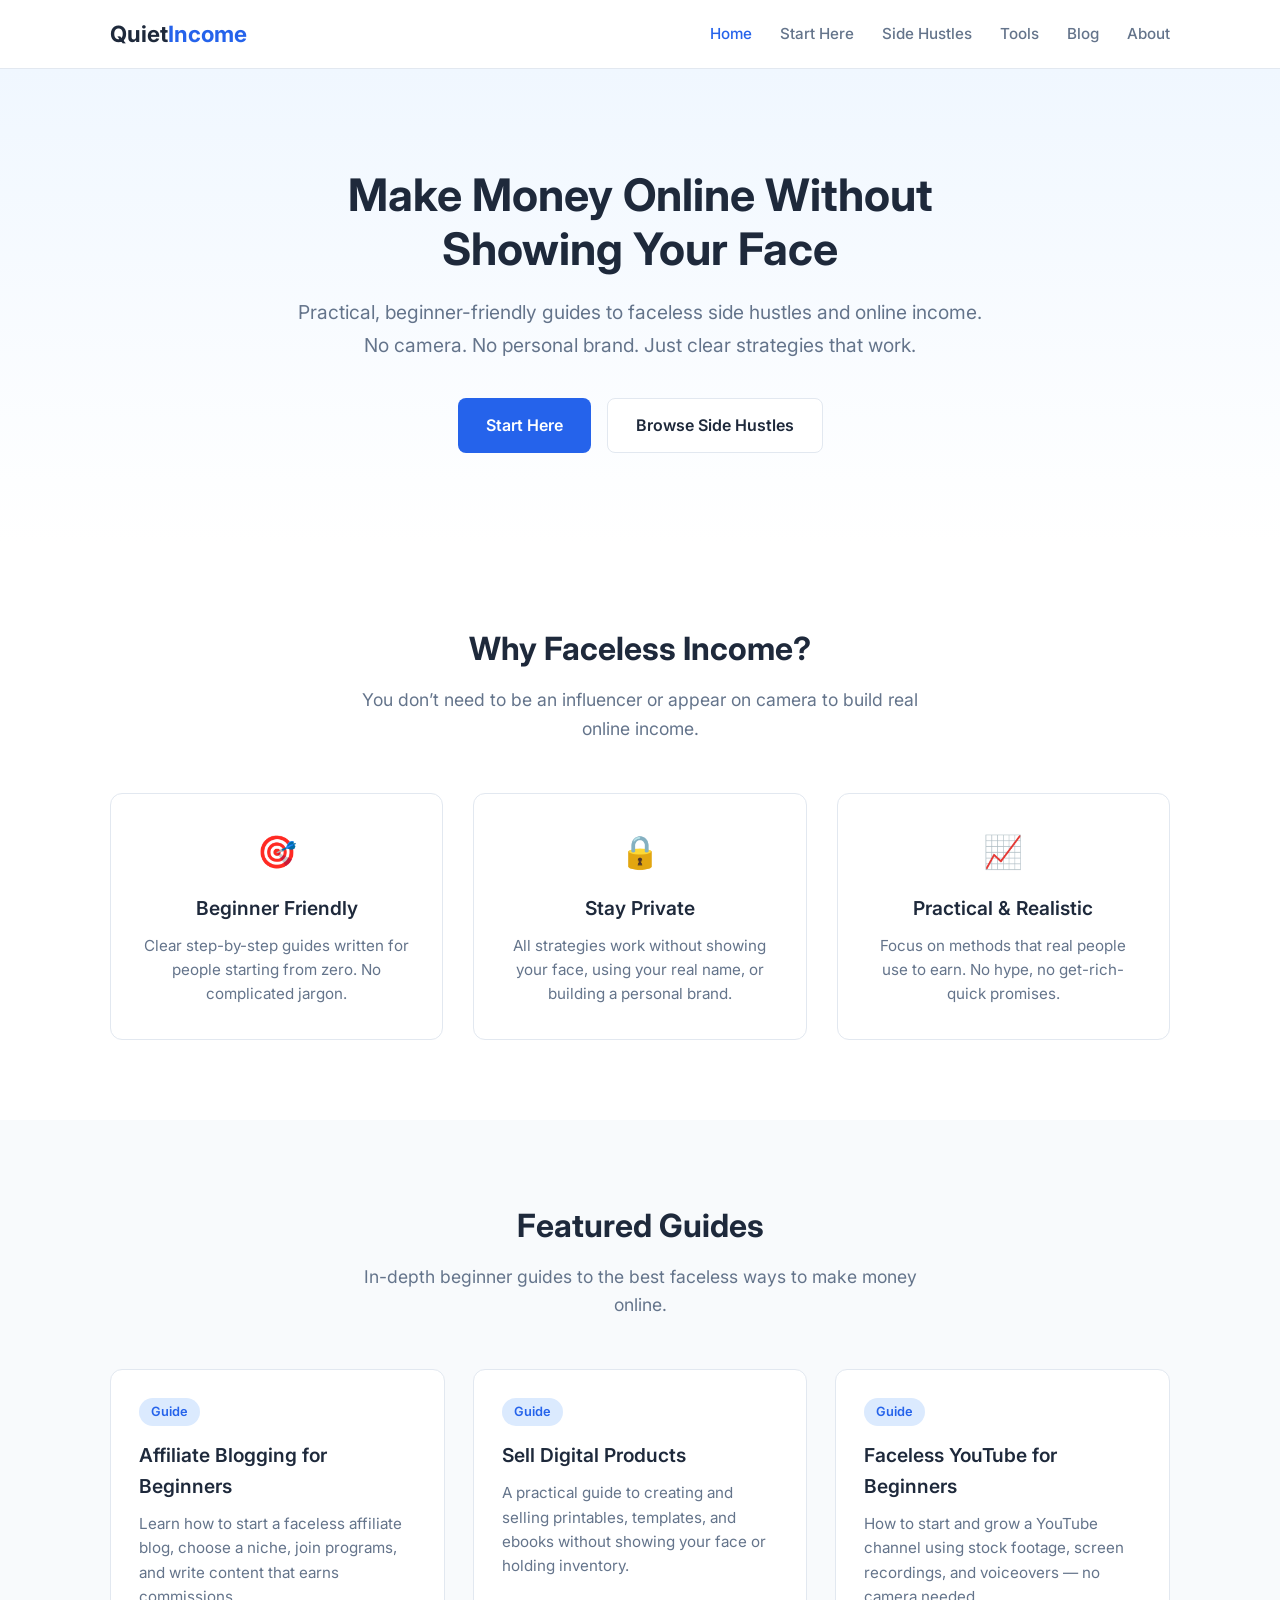
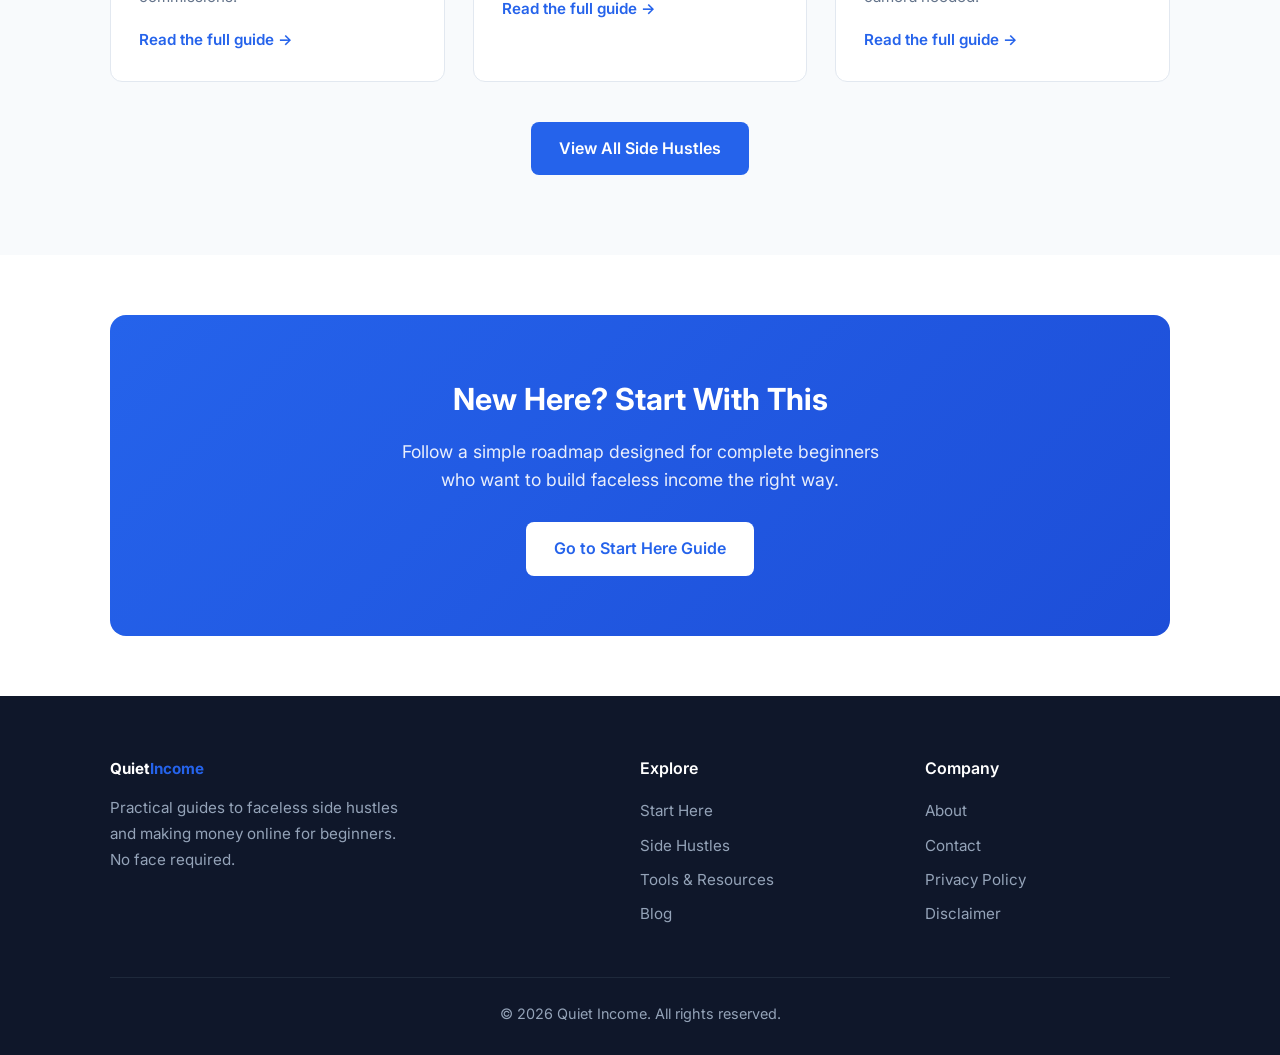
<file: index.html>
<!DOCTYPE html>
<html lang="en">
<head>
    <meta charset="UTF-8">
    <meta name="viewport" content="width=device-width, initial-scale=1.0">
    <title>Quiet Income | Faceless Side Hustles & Make Money Online Without Showing Your Face</title>
    <meta name="description" content="Learn proven faceless side hustles and practical ways to make money online without showing your face. Beginner-friendly guides, tools, and strategies.">
    <link rel="stylesheet" href="css/style.css">
    <link rel="preconnect" href="https://fonts.googleapis.com">
    <link rel="preconnect" href="https://fonts.gstatic.com" crossorigin>
    <link href="https://fonts.googleapis.com/css2?family=Inter:wght@400;500;600;700&display=swap" rel="stylesheet">
</head>
<body>
    <!-- Header -->
    <header class="header">
        <div class="container header-container">
            <a href="index.html" class="logo">Quiet<span>Income</span></a>
            <nav class="nav" id="nav">
                <a href="index.html" class="nav-link active">Home</a>
                <a href="pages/start-here.html" class="nav-link">Start Here</a>
                <a href="pages/side-hustles.html" class="nav-link">Side Hustles</a>
                <a href="pages/tools.html" class="nav-link">Tools</a>
                <a href="pages/blog.html" class="nav-link">Blog</a>
                <a href="pages/about.html" class="nav-link">About</a>
            </nav>
            <button class="mobile-menu-btn" id="mobileMenuBtn" aria-label="Toggle menu">
                <span></span>
                <span></span>
                <span></span>
            </button>
        </div>
    </header>

    <!-- Hero Section -->
    <section class="hero">
        <div class="container">
            <div class="hero-content">
                <h1>Make Money Online Without Showing Your Face</h1>
                <p class="hero-subtitle">Practical, beginner-friendly guides to faceless side hustles and online income. No camera. No personal brand. Just clear strategies that work.</p>
                <div class="hero-buttons">
                    <a href="pages/start-here.html" class="btn btn-primary">Start Here</a>
                    <a href="pages/side-hustles.html" class="btn btn-secondary">Browse Side Hustles</a>
                </div>
            </div>
        </div>
    </section>

    <!-- Features / Value Section -->
    <section class="section">
        <div class="container">
            <div class="section-header">
                <h2>Why Faceless Income?</h2>
                <p>You don’t need to be an influencer or appear on camera to build real online income.</p>
            </div>
            <div class="features-grid">
                <div class="feature-card">
                    <div class="feature-icon">🎯</div>
                    <h3>Beginner Friendly</h3>
                    <p>Clear step-by-step guides written for people starting from zero. No complicated jargon.</p>
                </div>
                <div class="feature-card">
                    <div class="feature-icon">🔒</div>
                    <h3>Stay Private</h3>
                    <p>All strategies work without showing your face, using your real name, or building a personal brand.</p>
                </div>
                <div class="feature-card">
                    <div class="feature-icon">📈</div>
                    <h3>Practical & Realistic</h3>
                    <p>Focus on methods that real people use to earn. No hype, no get-rich-quick promises.</p>
                </div>
            </div>
        </div>
    </section>

    <!-- Featured Guides -->
    <section class="section section-alt">
        <div class="container">
            <div class="section-header">
                <h2>Featured Guides</h2>
                <p>In-depth beginner guides to the best faceless ways to make money online.</p>
            </div>
            <div class="cards-grid">
                <article class="card">
                    <div class="card-content">
                        <span class="card-tag">Guide</span>
                        <h3>Affiliate Blogging for Beginners</h3>
                        <p>Learn how to start a faceless affiliate blog, choose a niche, join programs, and write content that earns commissions.</p>
                        <a href="pages/affiliate-blogging.html" class="card-link">Read the full guide →</a>
                    </div>
                </article>
                <article class="card">
                    <div class="card-content">
                        <span class="card-tag">Guide</span>
                        <h3>Sell Digital Products</h3>
                        <p>A practical guide to creating and selling printables, templates, and ebooks without showing your face or holding inventory.</p>
                        <a href="pages/digital-products.html" class="card-link">Read the full guide →</a>
                    </div>
                </article>
                <article class="card">
                    <div class="card-content">
                        <span class="card-tag">Guide</span>
                        <h3>Faceless YouTube for Beginners</h3>
                        <p>How to start and grow a YouTube channel using stock footage, screen recordings, and voiceovers — no camera needed.</p>
                        <a href="pages/faceless-youtube.html" class="card-link">Read the full guide →</a>
                    </div>
                </article>
            </div>
            <div class="text-center mt-40">
                <a href="pages/side-hustles.html" class="btn btn-primary">View All Side Hustles</a>
            </div>
        </div>
    </section>

    <!-- Start Here CTA -->
    <section class="section cta-section">
        <div class="container">
            <div class="cta-box">
                <h2>New Here? Start With This</h2>
                <p>Follow a simple roadmap designed for complete beginners who want to build faceless income the right way.</p>
                <a href="pages/start-here.html" class="btn btn-primary">Go to Start Here Guide</a>
            </div>
        </div>
    </section>

    <!-- Footer -->
    <footer class="footer">
        <div class="container">
            <div class="footer-grid">
                <div class="footer-col">
                    <a href="index.html" class="logo">Quiet<span>Income</span></a>
                    <p class="footer-about">Practical guides to faceless side hustles and making money online for beginners. No face required.</p>
                </div>
                <div class="footer-col">
                    <h4>Explore</h4>
                    <a href="pages/start-here.html">Start Here</a>
                    <a href="pages/side-hustles.html">Side Hustles</a>
                    <a href="pages/tools.html">Tools & Resources</a>
                    <a href="pages/blog.html">Blog</a>
                </div>
                <div class="footer-col">
                    <h4>Company</h4>
                    <a href="pages/about.html">About</a>
                    <a href="pages/contact.html">Contact</a>
                    <a href="pages/privacy.html">Privacy Policy</a>
                    <a href="pages/disclaimer.html">Disclaimer</a>
                </div>
            </div>
            <div class="footer-bottom">
                <p>&copy; 2026 Quiet Income. All rights reserved.</p>
            </div>
        </div>
    </footer>

    <script src="js/main.js"></script>
</body>
</html>
</file>
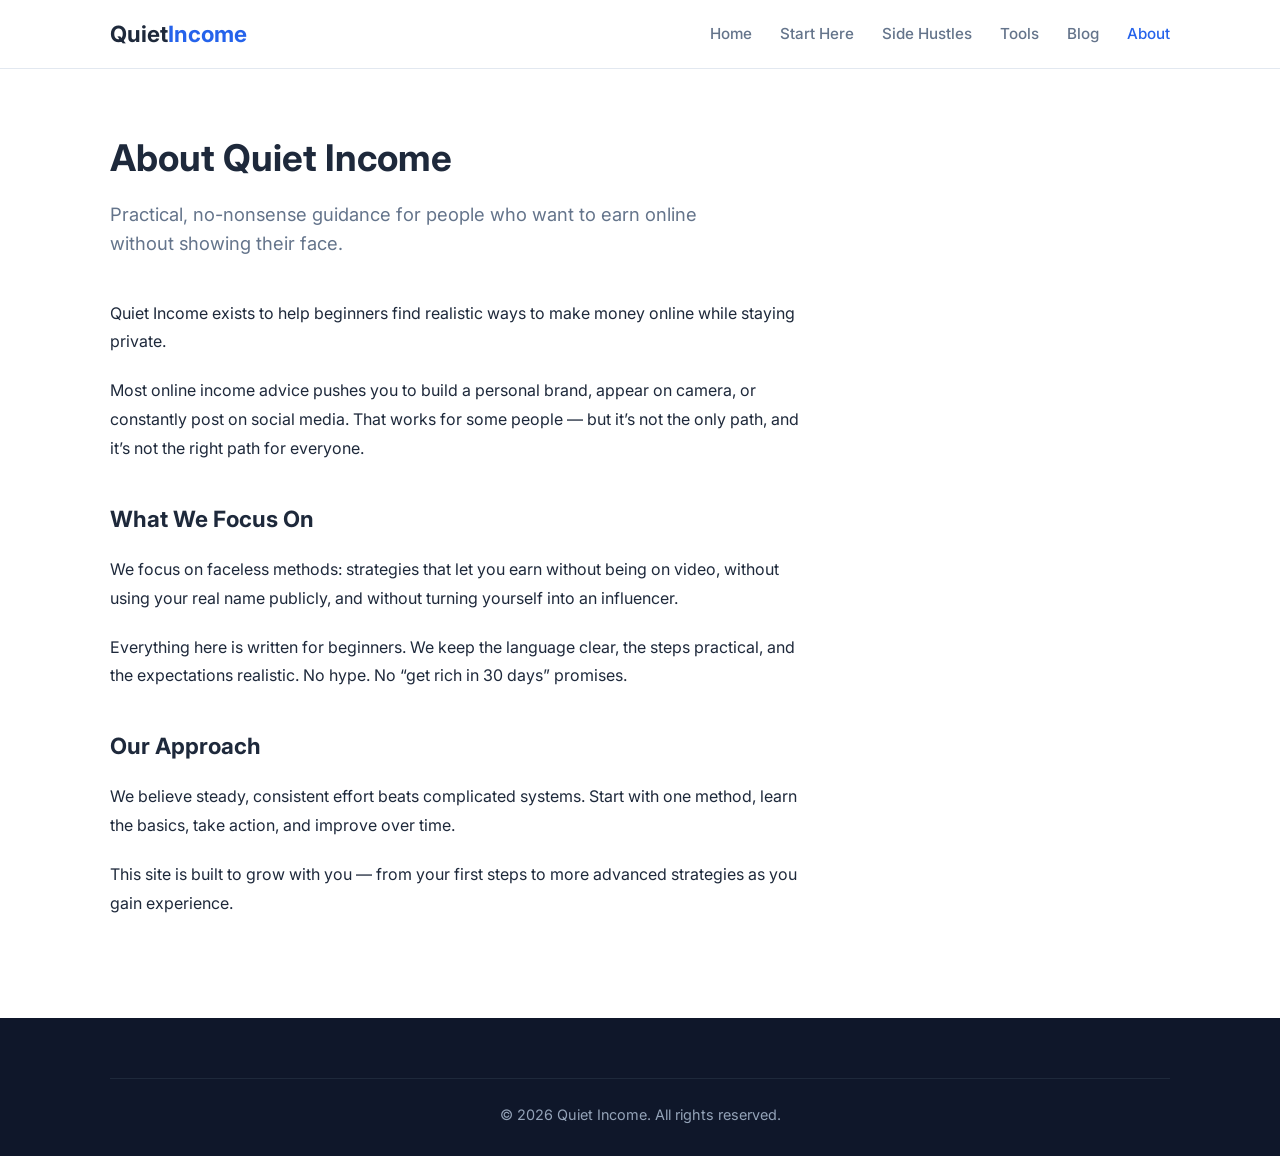
<file: pages/about.html>
<!DOCTYPE html>
<html lang="en">
<head>
    <meta charset="UTF-8">
    <meta name="viewport" content="width=device-width, initial-scale=1.0">
    <title>About | Quiet Income</title>
    <meta name="description" content="Learn about Quiet Income – practical guides to faceless side hustles and making money online for beginners.">
    <link rel="stylesheet" href="../css/style.css">
    <link href="https://fonts.googleapis.com/css2?family=Inter:wght@400;500;600;700&display=swap" rel="stylesheet">
    <style>
        .content-page { padding: 60px 0 80px; }
        .content-page h1 { font-size: 2.3rem; margin-bottom: 12px; }
        .content-page .intro { font-size: 1.15rem; color: var(--text-light); margin-bottom: 40px; max-width: 650px; }
        .about-content {
            max-width: 700px;
            line-height: 1.8;
        }
        .about-content p {
            margin-bottom: 20px;
            color: var(--text);
        }
        .about-content h2 {
            font-size: 1.4rem;
            margin: 36px 0 16px;
        }
    </style>
</head>
<body>
    <header class="header">
        <div class="container header-container">
            <a href="../index.html" class="logo">Quiet<span>Income</span></a>
            <nav class="nav" id="nav">
                <a href="../index.html" class="nav-link">Home</a>
                <a href="start-here.html" class="nav-link">Start Here</a>
                <a href="side-hustles.html" class="nav-link">Side Hustles</a>
                <a href="tools.html" class="nav-link">Tools</a>
                <a href="blog.html" class="nav-link">Blog</a>
                <a href="about.html" class="nav-link active">About</a>
            </nav>
            <button class="mobile-menu-btn" id="mobileMenuBtn" aria-label="Toggle menu">
                <span></span><span></span><span></span>
            </button>
        </div>
    </header>

    <main class="content-page">
        <div class="container">
            <h1>About Quiet Income</h1>
            <p class="intro">Practical, no-nonsense guidance for people who want to earn online without showing their face.</p>

            <div class="about-content">
                <p>Quiet Income exists to help beginners find realistic ways to make money online while staying private.</p>

                <p>Most online income advice pushes you to build a personal brand, appear on camera, or constantly post on social media. That works for some people — but it’s not the only path, and it’s not the right path for everyone.</p>

                <h2>What We Focus On</h2>
                <p>We focus on faceless methods: strategies that let you earn without being on video, without using your real name publicly, and without turning yourself into an influencer.</p>

                <p>Everything here is written for beginners. We keep the language clear, the steps practical, and the expectations realistic. No hype. No “get rich in 30 days” promises.</p>

                <h2>Our Approach</h2>
                <p>We believe steady, consistent effort beats complicated systems. Start with one method, learn the basics, take action, and improve over time.</p>

                <p>This site is built to grow with you — from your first steps to more advanced strategies as you gain experience.</p>
            </div>
        </div>
    </main>

    <footer class="footer">
        <div class="container">
            <div class="footer-bottom">
                <p>&copy; 2026 Quiet Income. All rights reserved.</p>
            </div>
        </div>
    </footer>

    <script src="../js/main.js"></script>
</body>
</html>
</file>
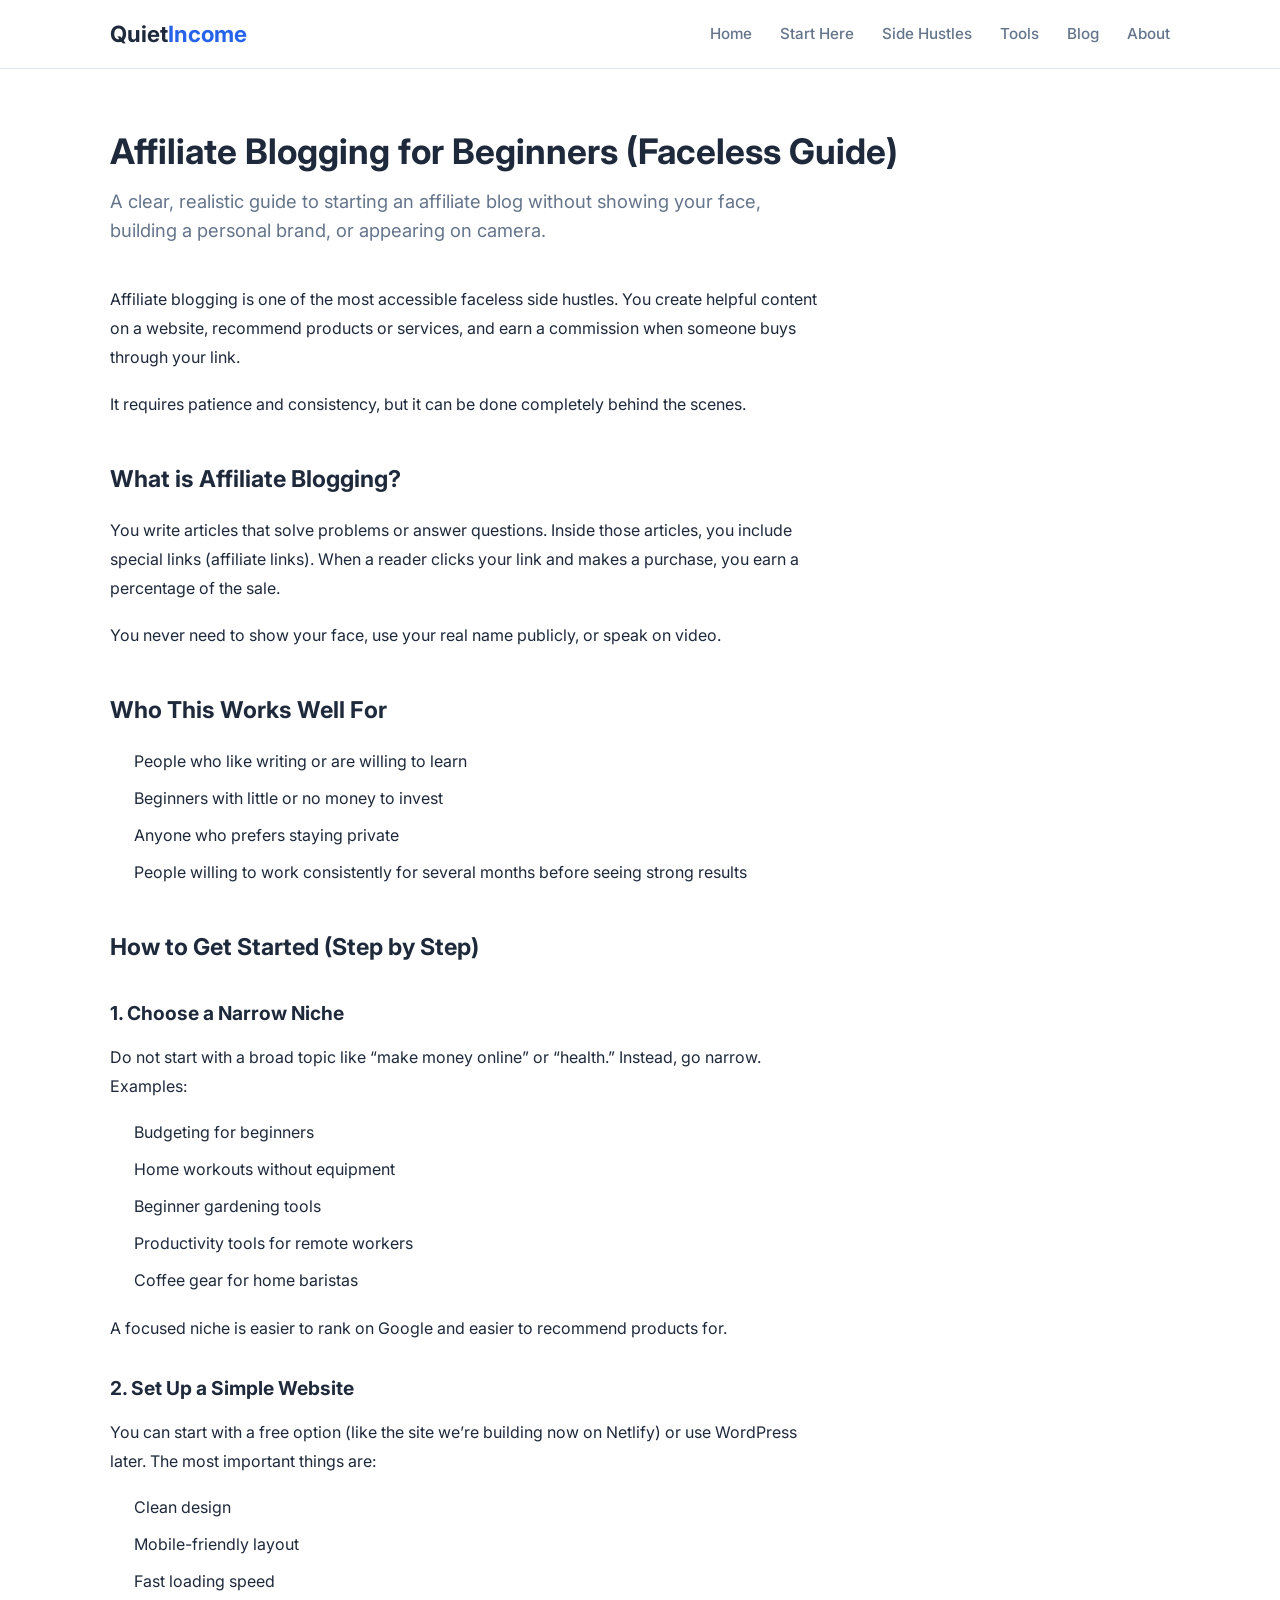
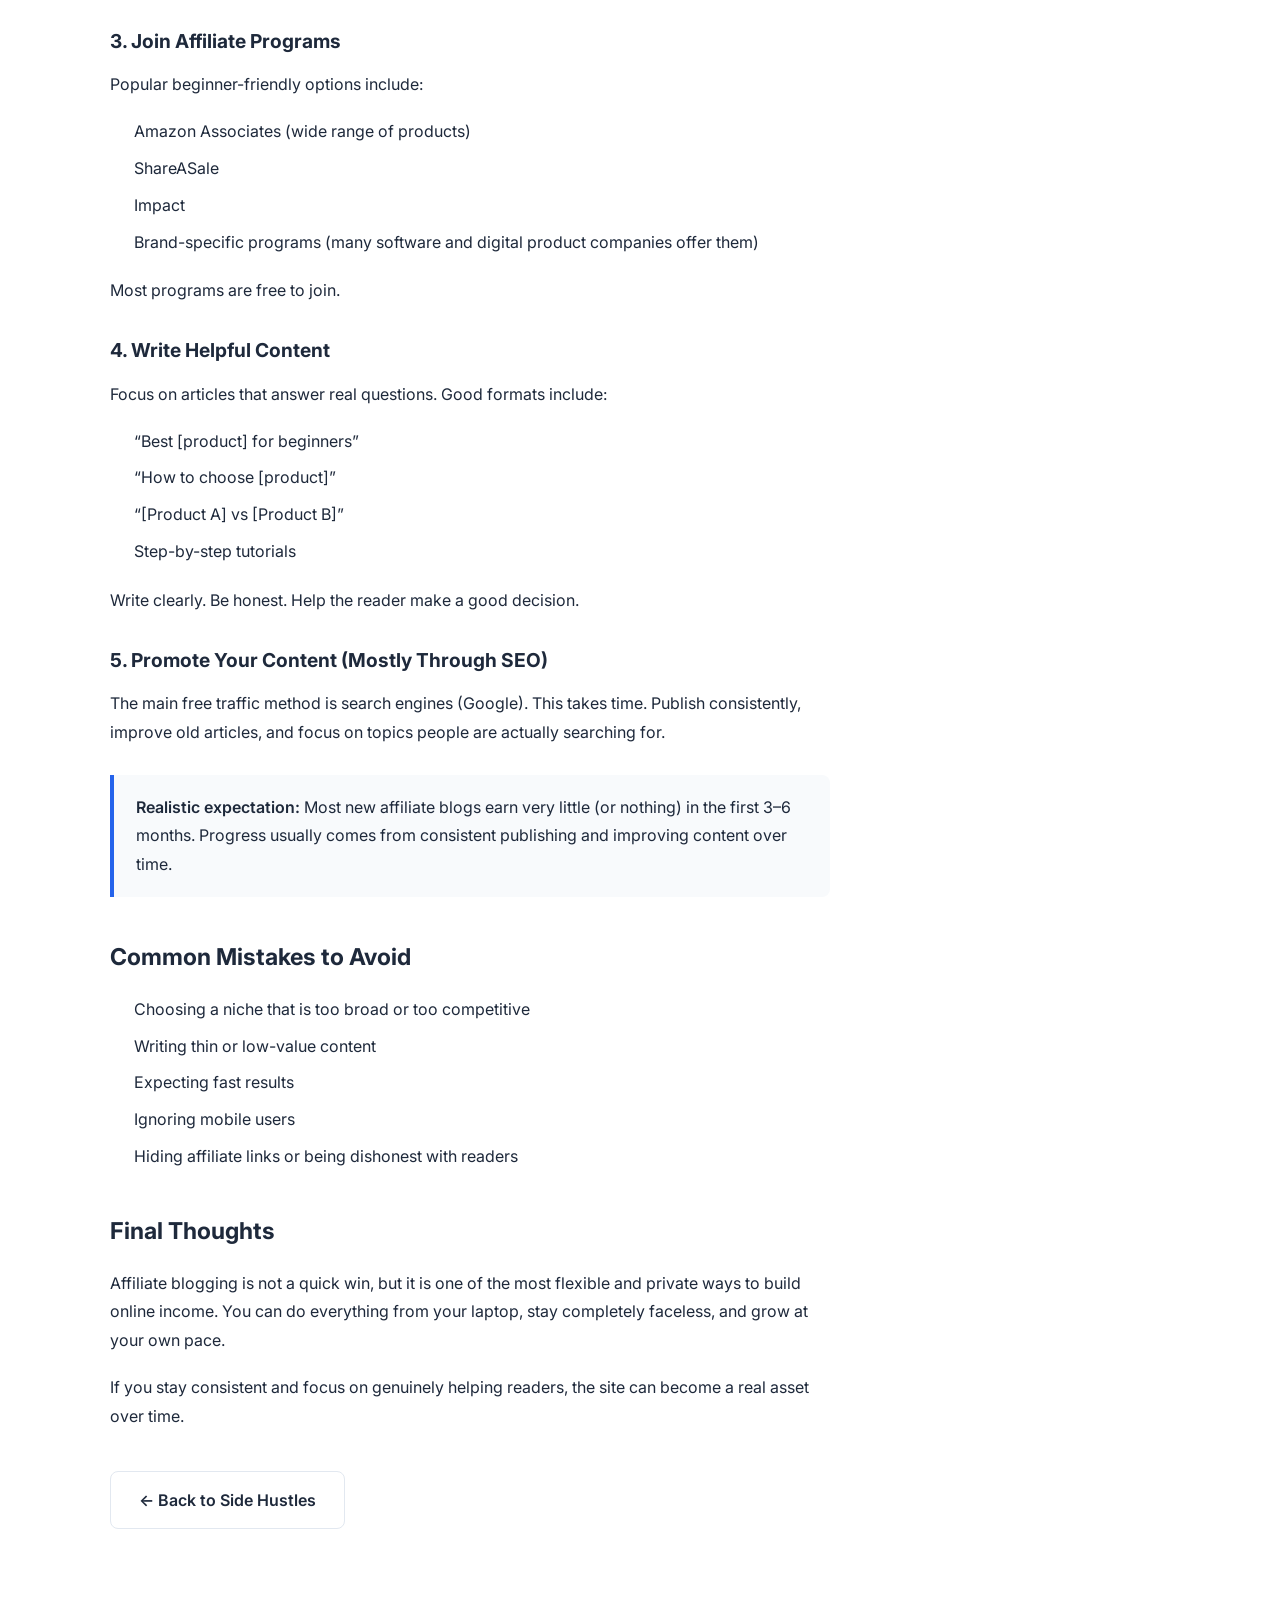
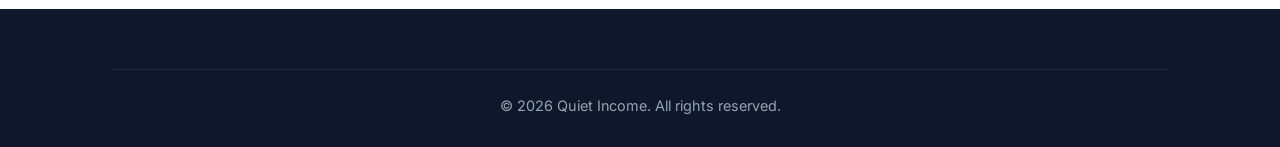
<file: pages/affiliate-blogging.html>
<!DOCTYPE html>
<html lang="en">
<head>
    <meta charset="UTF-8">
    <meta name="viewport" content="width=device-width, initial-scale=1.0">
    <title>Affiliate Blogging for Beginners (Faceless) | Quiet Income</title>
    <meta name="description" content="A practical beginner guide to affiliate blogging without showing your face. Learn how to start, choose niches, write content, and earn commissions.">
    <link rel="stylesheet" href="../css/style.css">
    <link href="https://fonts.googleapis.com/css2?family=Inter:wght@400;500;600;700&display=swap" rel="stylesheet">
    <style>
        .content-page { padding: 60px 0 80px; }
        .content-page h1 { font-size: 2.2rem; margin-bottom: 12px; line-height: 1.3; }
        .content-page .intro { font-size: 1.15rem; color: var(--text-light); margin-bottom: 40px; max-width: 700px; }
        .article-content { max-width: 720px; line-height: 1.8; }
        .article-content h2 { font-size: 1.45rem; margin: 40px 0 16px; }
        .article-content h3 { font-size: 1.2rem; margin: 28px 0 12px; }
        .article-content p { margin-bottom: 18px; }
        .article-content ul, .article-content ol { margin: 0 0 20px 24px; }
        .article-content li { margin-bottom: 8px; }
        .article-content strong { font-weight: 600; }
        .note-box {
            background: var(--bg-alt);
            border-left: 4px solid var(--primary);
            padding: 18px 22px;
            margin: 28px 0;
            border-radius: 0 8px 8px 0;
        }
        .note-box p { margin: 0; }
    </style>
</head>
<body>
    <header class="header">
        <div class="container header-container">
            <a href="../index.html" class="logo">Quiet<span>Income</span></a>
            <nav class="nav" id="nav">
                <a href="../index.html" class="nav-link">Home</a>
                <a href="start-here.html" class="nav-link">Start Here</a>
                <a href="side-hustles.html" class="nav-link">Side Hustles</a>
                <a href="tools.html" class="nav-link">Tools</a>
                <a href="blog.html" class="nav-link">Blog</a>
                <a href="about.html" class="nav-link">About</a>
            </nav>
            <button class="mobile-menu-btn" id="mobileMenuBtn" aria-label="Toggle menu">
                <span></span><span></span><span></span>
            </button>
        </div>
    </header>

    <main class="content-page">
        <div class="container">
            <h1>Affiliate Blogging for Beginners (Faceless Guide)</h1>
            <p class="intro">A clear, realistic guide to starting an affiliate blog without showing your face, building a personal brand, or appearing on camera.</p>

            <div class="article-content">
                <p>Affiliate blogging is one of the most accessible faceless side hustles. You create helpful content on a website, recommend products or services, and earn a commission when someone buys through your link.</p>

                <p>It requires patience and consistency, but it can be done completely behind the scenes.</p>

                <h2>What is Affiliate Blogging?</h2>
                <p>You write articles that solve problems or answer questions. Inside those articles, you include special links (affiliate links). When a reader clicks your link and makes a purchase, you earn a percentage of the sale.</p>

                <p>You never need to show your face, use your real name publicly, or speak on video.</p>

                <h2>Who This Works Well For</h2>
                <ul>
                    <li>People who like writing or are willing to learn</li>
                    <li>Beginners with little or no money to invest</li>
                    <li>Anyone who prefers staying private</li>
                    <li>People willing to work consistently for several months before seeing strong results</li>
                </ul>

                <h2>How to Get Started (Step by Step)</h2>

                <h3>1. Choose a Narrow Niche</h3>
                <p>Do not start with a broad topic like “make money online” or “health.” Instead, go narrow. Examples:</p>
                <ul>
                    <li>Budgeting for beginners</li>
                    <li>Home workouts without equipment</li>
                    <li>Beginner gardening tools</li>
                    <li>Productivity tools for remote workers</li>
                    <li>Coffee gear for home baristas</li>
                </ul>
                <p>A focused niche is easier to rank on Google and easier to recommend products for.</p>

                <h3>2. Set Up a Simple Website</h3>
                <p>You can start with a free option (like the site we’re building now on Netlify) or use WordPress later. The most important things are:</p>
                <ul>
                    <li>Clean design</li>
                    <li>Mobile-friendly layout</li>
                    <li>Fast loading speed</li>
                </ul>

                <h3>3. Join Affiliate Programs</h3>
                <p>Popular beginner-friendly options include:</p>
                <ul>
                    <li>Amazon Associates (wide range of products)</li>
                    <li>ShareASale</li>
                    <li>Impact</li>
                    <li>Brand-specific programs (many software and digital product companies offer them)</li>
                </ul>
                <p>Most programs are free to join.</p>

                <h3>4. Write Helpful Content</h3>
                <p>Focus on articles that answer real questions. Good formats include:</p>
                <ul>
                    <li>“Best [product] for beginners”</li>
                    <li>“How to choose [product]”</li>
                    <li>“[Product A] vs [Product B]”</li>
                    <li>Step-by-step tutorials</li>
                </ul>
                <p>Write clearly. Be honest. Help the reader make a good decision.</p>

                <h3>5. Promote Your Content (Mostly Through SEO)</h3>
                <p>The main free traffic method is search engines (Google). This takes time. Publish consistently, improve old articles, and focus on topics people are actually searching for.</p>

                <div class="note-box">
                    <p><strong>Realistic expectation:</strong> Most new affiliate blogs earn very little (or nothing) in the first 3–6 months. Progress usually comes from consistent publishing and improving content over time.</p>
                </div>

                <h2>Common Mistakes to Avoid</h2>
                <ul>
                    <li>Choosing a niche that is too broad or too competitive</li>
                    <li>Writing thin or low-value content</li>
                    <li>Expecting fast results</li>
                    <li>Ignoring mobile users</li>
                    <li>Hiding affiliate links or being dishonest with readers</li>
                </ul>

                <h2>Final Thoughts</h2>
                <p>Affiliate blogging is not a quick win, but it is one of the most flexible and private ways to build online income. You can do everything from your laptop, stay completely faceless, and grow at your own pace.</p>

                <p>If you stay consistent and focus on genuinely helping readers, the site can become a real asset over time.</p>

                <div style="margin-top: 40px;">
                    <a href="side-hustles.html" class="btn btn-secondary">← Back to Side Hustles</a>
                </div>
            </div>
        </div>
    </main>

    <footer class="footer">
        <div class="container">
            <div class="footer-bottom">
                <p>&copy; 2026 Quiet Income. All rights reserved.</p>
            </div>
        </div>
    </footer>

    <script src="../js/main.js"></script>
</body>
</html>
</file>
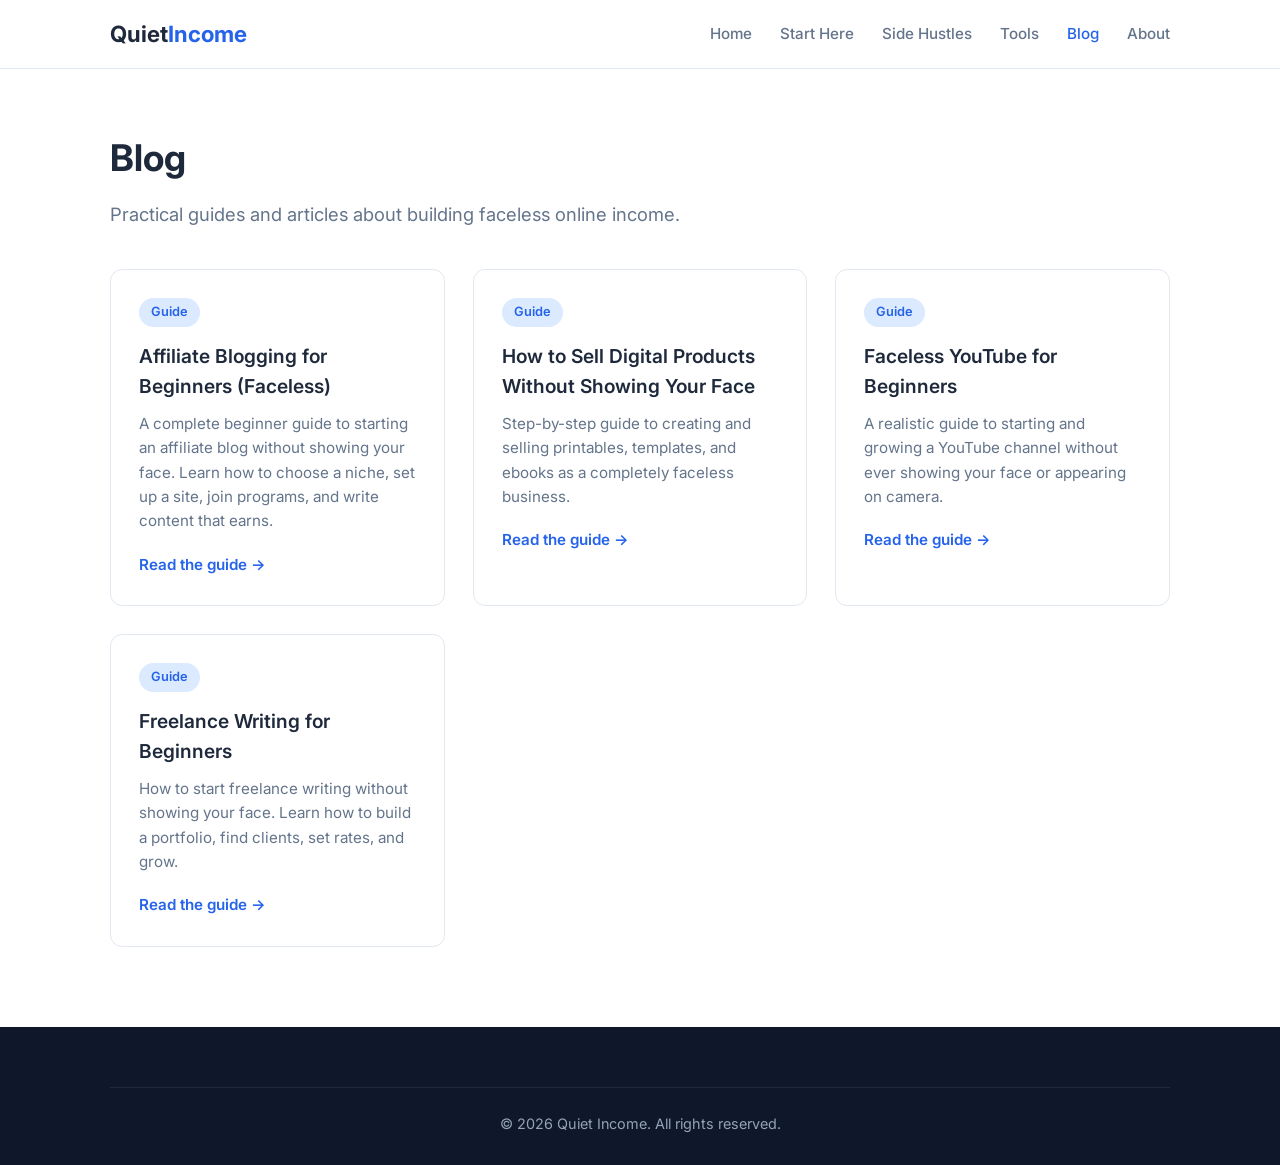
<file: pages/blog.html>
<!DOCTYPE html>
<html lang="en">
<head>
    <meta charset="UTF-8">
    <meta name="viewport" content="width=device-width, initial-scale=1.0">
    <title>Blog | Quiet Income</title>
    <meta name="description" content="Articles and guides about faceless side hustles and making money online for beginners.">
    <link rel="stylesheet" href="../css/style.css">
    <link href="https://fonts.googleapis.com/css2?family=Inter:wght@400;500;600;700&display=swap" rel="stylesheet">
    <style>
        .content-page { padding: 60px 0 80px; }
        .content-page h1 { font-size: 2.3rem; margin-bottom: 12px; }
        .content-page .intro { font-size: 1.15rem; color: var(--text-light); margin-bottom: 40px; max-width: 650px; }
    </style>
</head>
<body>
    <header class="header">
        <div class="container header-container">
            <a href="../index.html" class="logo">Quiet<span>Income</span></a>
            <nav class="nav" id="nav">
                <a href="../index.html" class="nav-link">Home</a>
                <a href="start-here.html" class="nav-link">Start Here</a>
                <a href="side-hustles.html" class="nav-link">Side Hustles</a>
                <a href="tools.html" class="nav-link">Tools</a>
                <a href="blog.html" class="nav-link active">Blog</a>
                <a href="about.html" class="nav-link">About</a>
            </nav>
            <button class="mobile-menu-btn" id="mobileMenuBtn" aria-label="Toggle menu">
                <span></span><span></span><span></span>
            </button>
        </div>
    </header>

    <main class="content-page">
        <div class="container">
            <h1>Blog</h1>
            <p class="intro">Practical guides and articles about building faceless online income.</p>

            <div class="cards-grid">
                <article class="card">
                    <div class="card-content">
                        <span class="card-tag">Guide</span>
                        <h3>Affiliate Blogging for Beginners (Faceless)</h3>
                        <p>A complete beginner guide to starting an affiliate blog without showing your face. Learn how to choose a niche, set up a site, join programs, and write content that earns.</p>
                        <a href="affiliate-blogging.html" class="card-link">Read the guide →</a>
                    </div>
                </article>
                <article class="card">
                    <div class="card-content">
                        <span class="card-tag">Guide</span>
                        <h3>How to Sell Digital Products Without Showing Your Face</h3>
                        <p>Step-by-step guide to creating and selling printables, templates, and ebooks as a completely faceless business.</p>
                        <a href="digital-products.html" class="card-link">Read the guide →</a>
                    </div>
                </article>
                <article class="card">
                    <div class="card-content">
                        <span class="card-tag">Guide</span>
                        <h3>Faceless YouTube for Beginners</h3>
                        <p>A realistic guide to starting and growing a YouTube channel without ever showing your face or appearing on camera.</p>
                        <a href="faceless-youtube.html" class="card-link">Read the guide →</a>
                    </div>
                </article>
                <article class="card">
                    <div class="card-content">
                        <span class="card-tag">Guide</span>
                        <h3>Freelance Writing for Beginners</h3>
                        <p>How to start freelance writing without showing your face. Learn how to build a portfolio, find clients, set rates, and grow.</p>
                        <a href="freelance-writing.html" class="card-link">Read the guide →</a>
                    </div>
                </article>
            </div>
        </div>
    </main>

    <footer class="footer">
        <div class="container">
            <div class="footer-bottom">
                <p>&copy; 2026 Quiet Income. All rights reserved.</p>
            </div>
        </div>
    </footer>

    <script src="../js/main.js"></script>
</body>
</html>
</file>
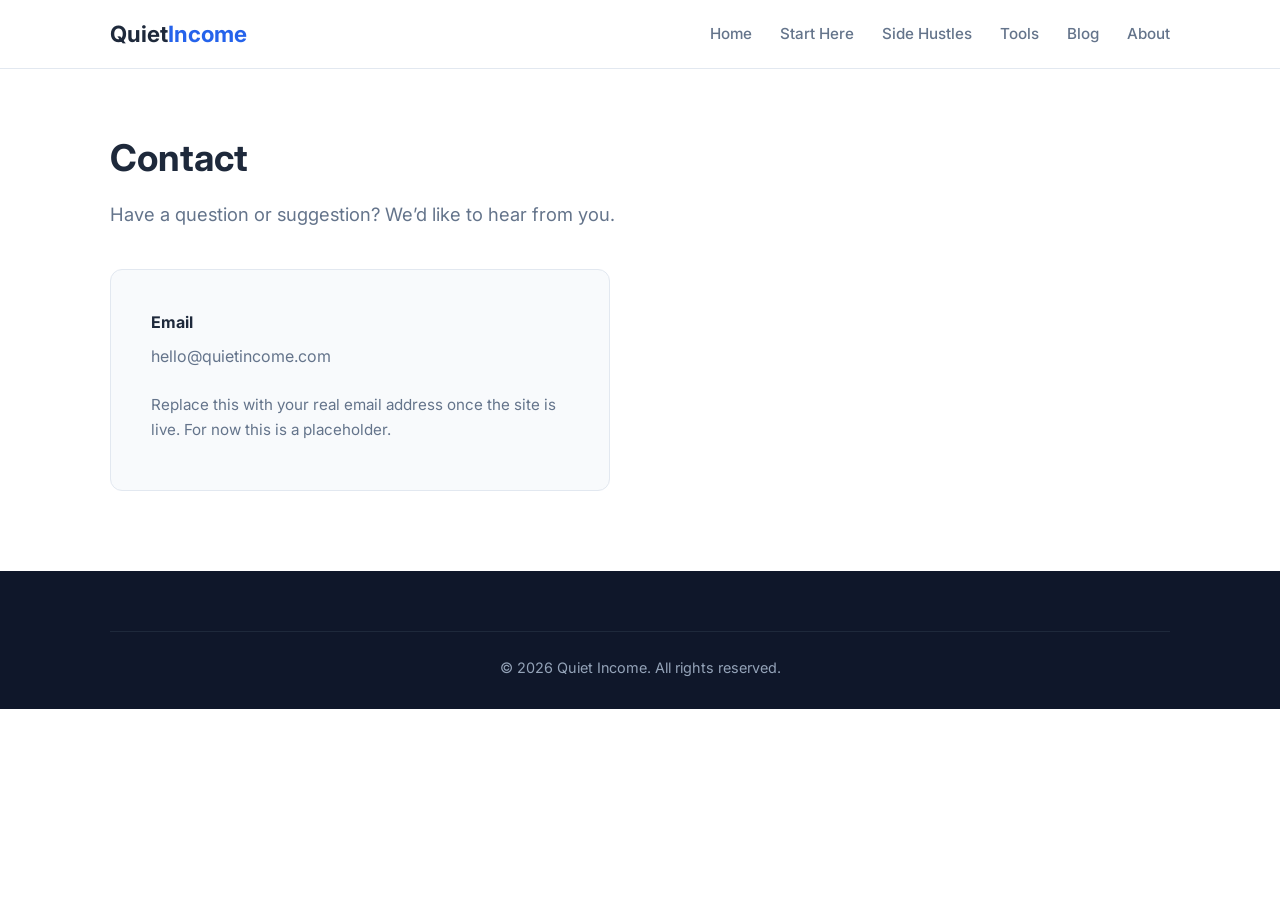
<file: pages/contact.html>
<!DOCTYPE html>
<html lang="en">
<head>
    <meta charset="UTF-8">
    <meta name="viewport" content="width=device-width, initial-scale=1.0">
    <title>Contact | Quiet Income</title>
    <meta name="description" content="Get in touch with Quiet Income.">
    <link rel="stylesheet" href="../css/style.css">
    <link href="https://fonts.googleapis.com/css2?family=Inter:wght@400;500;600;700&display=swap" rel="stylesheet">
    <style>
        .content-page { padding: 60px 0 80px; }
        .content-page h1 { font-size: 2.3rem; margin-bottom: 12px; }
        .content-page .intro { font-size: 1.15rem; color: var(--text-light); margin-bottom: 40px; max-width: 650px; }
        .contact-box {
            max-width: 500px;
            background: var(--bg-alt);
            border: 1px solid var(--border);
            border-radius: var(--radius);
            padding: 40px;
        }
        .contact-box p {
            color: var(--text-light);
            margin-bottom: 8px;
        }
        .contact-box strong {
            color: var(--text);
        }
    </style>
</head>
<body>
    <header class="header">
        <div class="container header-container">
            <a href="../index.html" class="logo">Quiet<span>Income</span></a>
            <nav class="nav" id="nav">
                <a href="../index.html" class="nav-link">Home</a>
                <a href="start-here.html" class="nav-link">Start Here</a>
                <a href="side-hustles.html" class="nav-link">Side Hustles</a>
                <a href="tools.html" class="nav-link">Tools</a>
                <a href="blog.html" class="nav-link">Blog</a>
                <a href="about.html" class="nav-link">About</a>
            </nav>
            <button class="mobile-menu-btn" id="mobileMenuBtn" aria-label="Toggle menu">
                <span></span><span></span><span></span>
            </button>
        </div>
    </header>

    <main class="content-page">
        <div class="container">
            <h1>Contact</h1>
            <p class="intro">Have a question or suggestion? We’d like to hear from you.</p>

            <div class="contact-box">
                <p><strong>Email</strong></p>
                <p style="margin-bottom: 24px;">hello@quietincome.com</p>
                <p style="font-size: 0.95rem; color: var(--text-light);">Replace this with your real email address once the site is live. For now this is a placeholder.</p>
            </div>
        </div>
    </main>

    <footer class="footer">
        <div class="container">
            <div class="footer-bottom">
                <p>&copy; 2026 Quiet Income. All rights reserved.</p>
            </div>
        </div>
    </footer>

    <script src="../js/main.js"></script>
</body>
</html>
</file>
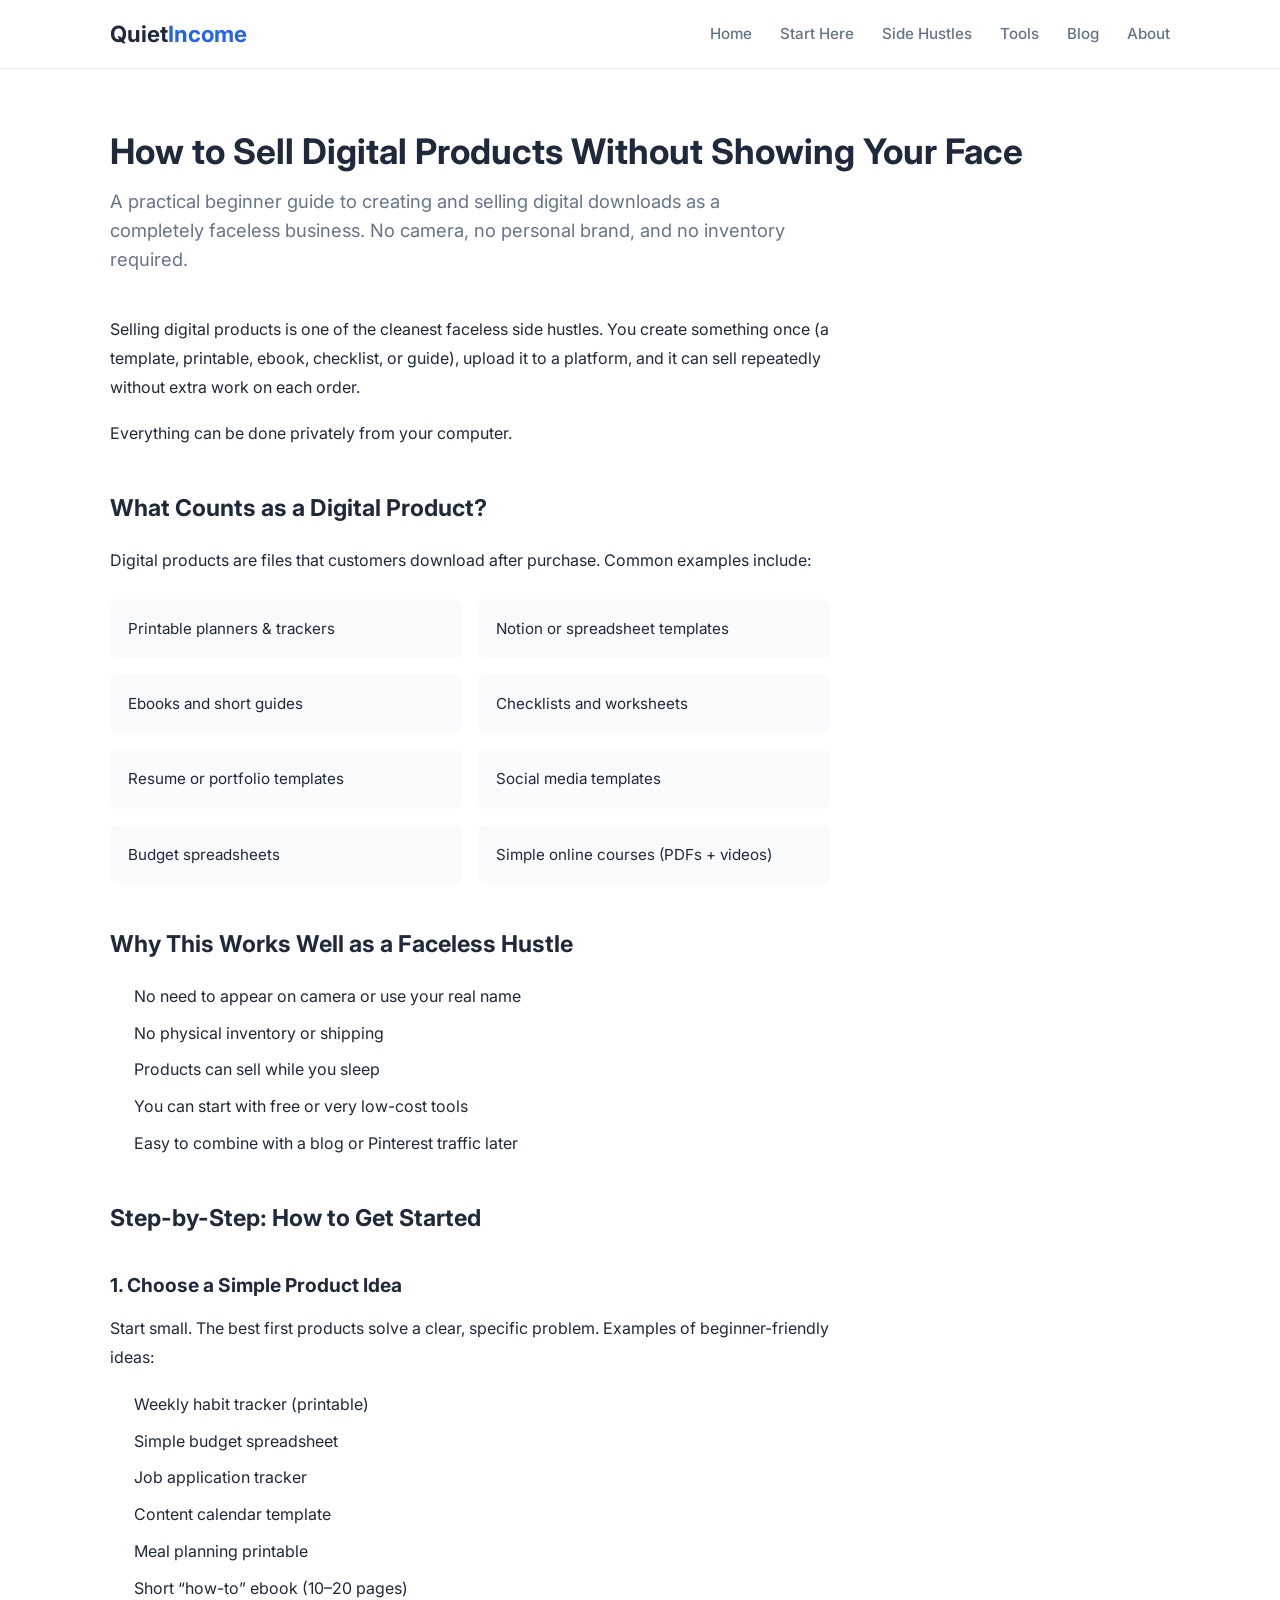
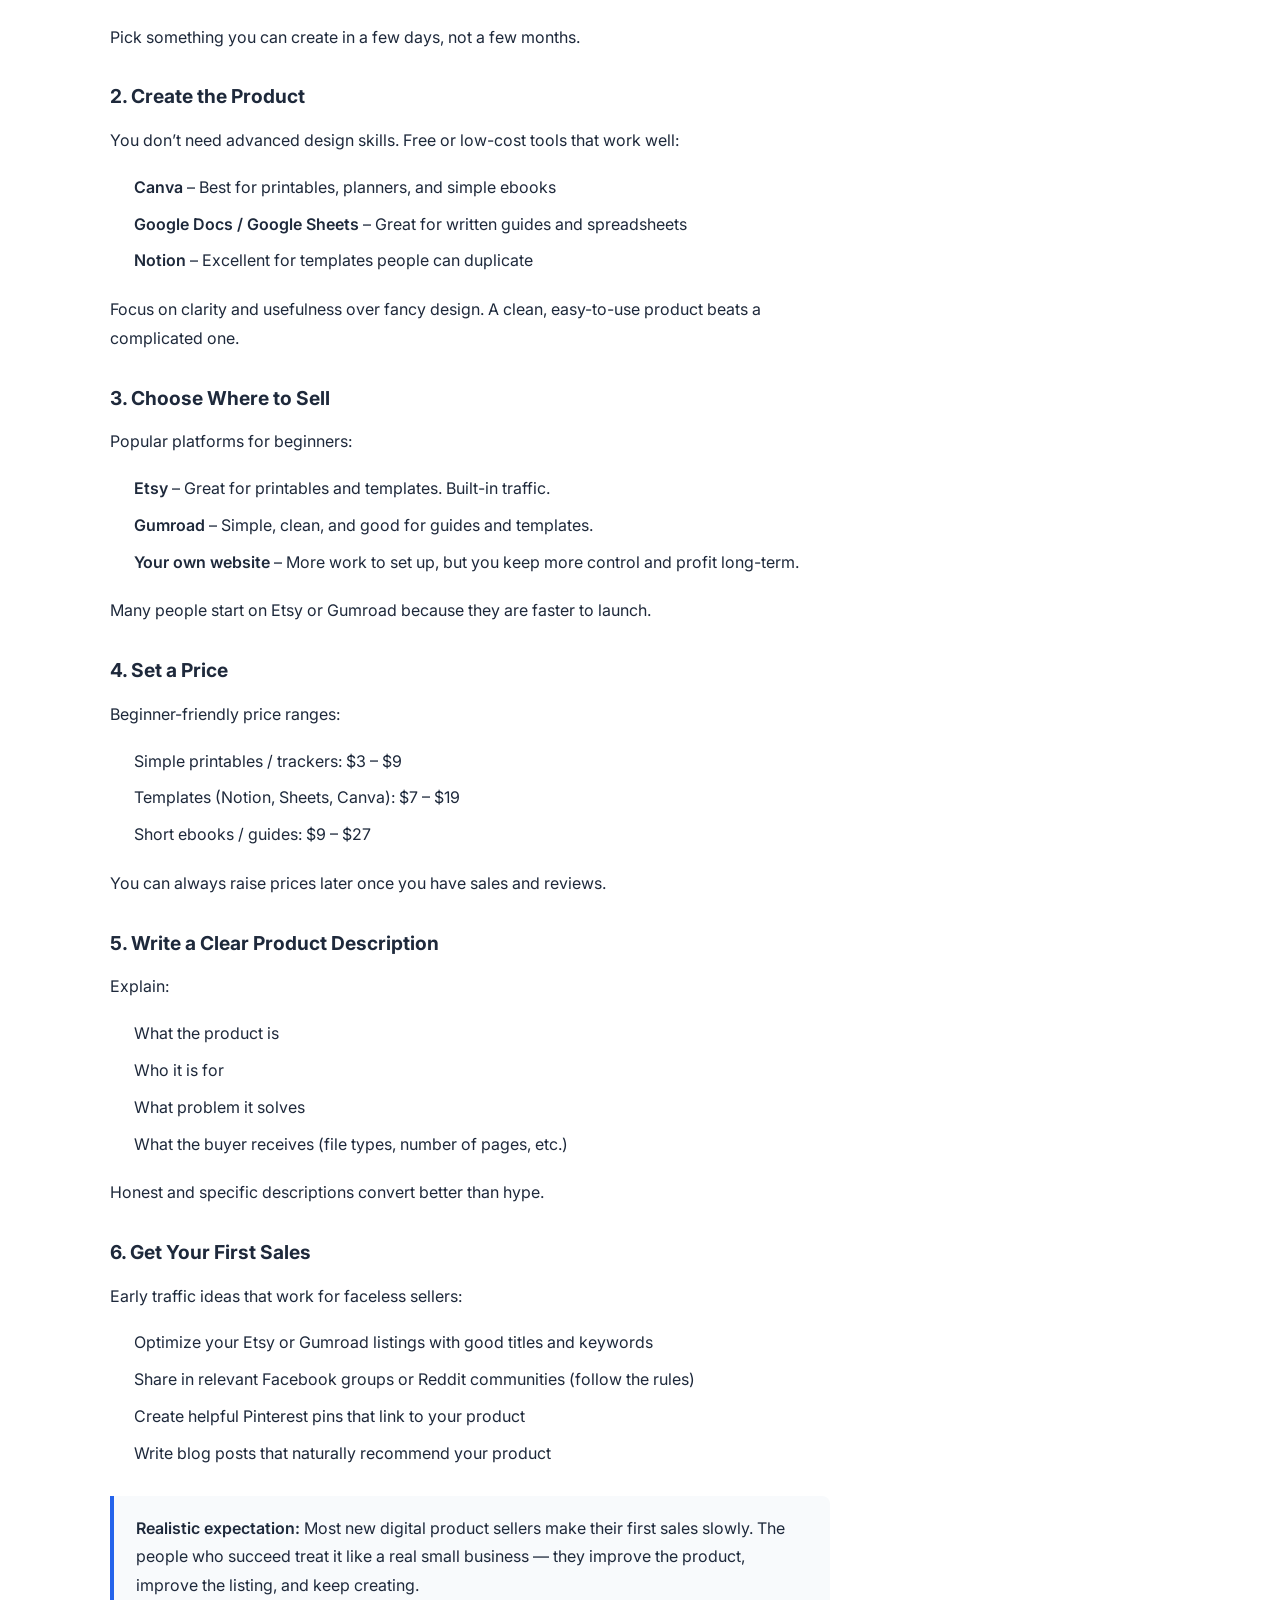
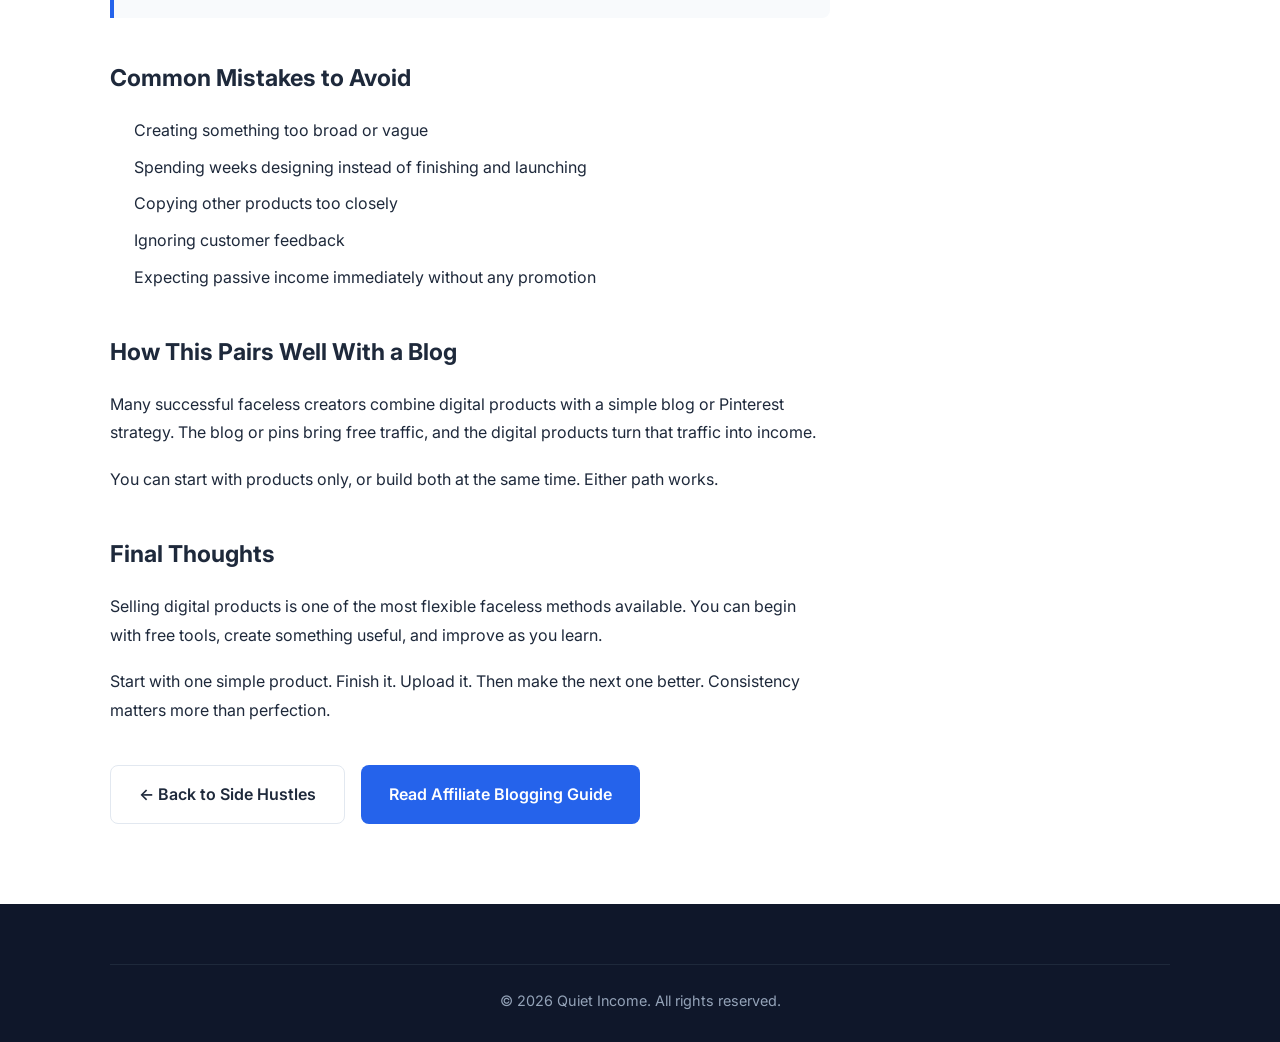
<file: pages/digital-products.html>
<!DOCTYPE html>
<html lang="en">
<head>
    <meta charset="UTF-8">
    <meta name="viewport" content="width=device-width, initial-scale=1.0">
    <title>How to Sell Digital Products Without Showing Your Face | Quiet Income</title>
    <meta name="description" content="A practical beginner guide to creating and selling digital products facelessly. Learn what to sell, how to create products, where to sell them, and how to get your first sales.">
    <link rel="stylesheet" href="../css/style.css">
    <link href="https://fonts.googleapis.com/css2?family=Inter:wght@400;500;600;700&display=swap" rel="stylesheet">
    <style>
        .content-page { padding: 60px 0 80px; }
        .content-page h1 { font-size: 2.2rem; margin-bottom: 12px; line-height: 1.3; }
        .content-page .intro { font-size: 1.15rem; color: var(--text-light); margin-bottom: 40px; max-width: 700px; }
        .article-content { max-width: 720px; line-height: 1.8; }
        .article-content h2 { font-size: 1.45rem; margin: 40px 0 16px; }
        .article-content h3 { font-size: 1.2rem; margin: 28px 0 12px; }
        .article-content p { margin-bottom: 18px; }
        .article-content ul, .article-content ol { margin: 0 0 20px 24px; }
        .article-content li { margin-bottom: 8px; }
        .article-content strong { font-weight: 600; }
        .note-box {
            background: var(--bg-alt);
            border-left: 4px solid var(--primary);
            padding: 18px 22px;
            margin: 28px 0;
            border-radius: 0 8px 8px 0;
        }
        .note-box p { margin: 0; }
        .idea-grid {
            display: grid;
            grid-template-columns: 1fr 1fr;
            gap: 16px;
            margin: 24px 0;
        }
        .idea-item {
            background: var(--bg-alt);
            padding: 16px 18px;
            border-radius: 8px;
            font-size: 0.95rem;
        }
        @media (max-width: 600px) {
            .idea-grid { grid-template-columns: 1fr; }
        }
    </style>
</head>
<body>
    <header class="header">
        <div class="container header-container">
            <a href="../index.html" class="logo">Quiet<span>Income</span></a>
            <nav class="nav" id="nav">
                <a href="../index.html" class="nav-link">Home</a>
                <a href="start-here.html" class="nav-link">Start Here</a>
                <a href="side-hustles.html" class="nav-link">Side Hustles</a>
                <a href="tools.html" class="nav-link">Tools</a>
                <a href="blog.html" class="nav-link">Blog</a>
                <a href="about.html" class="nav-link">About</a>
            </nav>
            <button class="mobile-menu-btn" id="mobileMenuBtn" aria-label="Toggle menu">
                <span></span><span></span><span></span>
            </button>
        </div>
    </header>

    <main class="content-page">
        <div class="container">
            <h1>How to Sell Digital Products Without Showing Your Face</h1>
            <p class="intro">A practical beginner guide to creating and selling digital downloads as a completely faceless business. No camera, no personal brand, and no inventory required.</p>

            <div class="article-content">
                <p>Selling digital products is one of the cleanest faceless side hustles. You create something once (a template, printable, ebook, checklist, or guide), upload it to a platform, and it can sell repeatedly without extra work on each order.</p>

                <p>Everything can be done privately from your computer.</p>

                <h2>What Counts as a Digital Product?</h2>
                <p>Digital products are files that customers download after purchase. Common examples include:</p>

                <div class="idea-grid">
                    <div class="idea-item">Printable planners & trackers</div>
                    <div class="idea-item">Notion or spreadsheet templates</div>
                    <div class="idea-item">Ebooks and short guides</div>
                    <div class="idea-item">Checklists and worksheets</div>
                    <div class="idea-item">Resume or portfolio templates</div>
                    <div class="idea-item">Social media templates</div>
                    <div class="idea-item">Budget spreadsheets</div>
                    <div class="idea-item">Simple online courses (PDFs + videos)</div>
                </div>

                <h2>Why This Works Well as a Faceless Hustle</h2>
                <ul>
                    <li>No need to appear on camera or use your real name</li>
                    <li>No physical inventory or shipping</li>
                    <li>Products can sell while you sleep</li>
                    <li>You can start with free or very low-cost tools</li>
                    <li>Easy to combine with a blog or Pinterest traffic later</li>
                </ul>

                <h2>Step-by-Step: How to Get Started</h2>

                <h3>1. Choose a Simple Product Idea</h3>
                <p>Start small. The best first products solve a clear, specific problem. Examples of beginner-friendly ideas:</p>
                <ul>
                    <li>Weekly habit tracker (printable)</li>
                    <li>Simple budget spreadsheet</li>
                    <li>Job application tracker</li>
                    <li>Content calendar template</li>
                    <li>Meal planning printable</li>
                    <li>Short “how-to” ebook (10–20 pages)</li>
                </ul>
                <p>Pick something you can create in a few days, not a few months.</p>

                <h3>2. Create the Product</h3>
                <p>You don’t need advanced design skills. Free or low-cost tools that work well:</p>
                <ul>
                    <li><strong>Canva</strong> – Best for printables, planners, and simple ebooks</li>
                    <li><strong>Google Docs / Google Sheets</strong> – Great for written guides and spreadsheets</li>
                    <li><strong>Notion</strong> – Excellent for templates people can duplicate</li>
                </ul>
                <p>Focus on clarity and usefulness over fancy design. A clean, easy-to-use product beats a complicated one.</p>

                <h3>3. Choose Where to Sell</h3>
                <p>Popular platforms for beginners:</p>
                <ul>
                    <li><strong>Etsy</strong> – Great for printables and templates. Built-in traffic.</li>
                    <li><strong>Gumroad</strong> – Simple, clean, and good for guides and templates.</li>
                    <li><strong>Your own website</strong> – More work to set up, but you keep more control and profit long-term.</li>
                </ul>
                <p>Many people start on Etsy or Gumroad because they are faster to launch.</p>

                <h3>4. Set a Price</h3>
                <p>Beginner-friendly price ranges:</p>
                <ul>
                    <li>Simple printables / trackers: $3 – $9</li>
                    <li>Templates (Notion, Sheets, Canva): $7 – $19</li>
                    <li>Short ebooks / guides: $9 – $27</li>
                </ul>
                <p>You can always raise prices later once you have sales and reviews.</p>

                <h3>5. Write a Clear Product Description</h3>
                <p>Explain:</p>
                <ul>
                    <li>What the product is</li>
                    <li>Who it is for</li>
                    <li>What problem it solves</li>
                    <li>What the buyer receives (file types, number of pages, etc.)</li>
                </ul>
                <p>Honest and specific descriptions convert better than hype.</p>

                <h3>6. Get Your First Sales</h3>
                <p>Early traffic ideas that work for faceless sellers:</p>
                <ul>
                    <li>Optimize your Etsy or Gumroad listings with good titles and keywords</li>
                    <li>Share in relevant Facebook groups or Reddit communities (follow the rules)</li>
                    <li>Create helpful Pinterest pins that link to your product</li>
                    <li>Write blog posts that naturally recommend your product</li>
                </ul>

                <div class="note-box">
                    <p><strong>Realistic expectation:</strong> Most new digital product sellers make their first sales slowly. The people who succeed treat it like a real small business — they improve the product, improve the listing, and keep creating.</p>
                </div>

                <h2>Common Mistakes to Avoid</h2>
                <ul>
                    <li>Creating something too broad or vague</li>
                    <li>Spending weeks designing instead of finishing and launching</li>
                    <li>Copying other products too closely</li>
                    <li>Ignoring customer feedback</li>
                    <li>Expecting passive income immediately without any promotion</li>
                </ul>

                <h2>How This Pairs Well With a Blog</h2>
                <p>Many successful faceless creators combine digital products with a simple blog or Pinterest strategy. The blog or pins bring free traffic, and the digital products turn that traffic into income.</p>

                <p>You can start with products only, or build both at the same time. Either path works.</p>

                <h2>Final Thoughts</h2>
                <p>Selling digital products is one of the most flexible faceless methods available. You can begin with free tools, create something useful, and improve as you learn.</p>

                <p>Start with one simple product. Finish it. Upload it. Then make the next one better. Consistency matters more than perfection.</p>

                <div style="margin-top: 40px; display: flex; gap: 16px; flex-wrap: wrap;">
                    <a href="side-hustles.html" class="btn btn-secondary">← Back to Side Hustles</a>
                    <a href="affiliate-blogging.html" class="btn btn-primary">Read Affiliate Blogging Guide</a>
                </div>
            </div>
        </div>
    </main>

    <footer class="footer">
        <div class="container">
            <div class="footer-bottom">
                <p>&copy; 2026 Quiet Income. All rights reserved.</p>
            </div>
        </div>
    </footer>

    <script src="../js/main.js"></script>
</body>
</html>
</file>
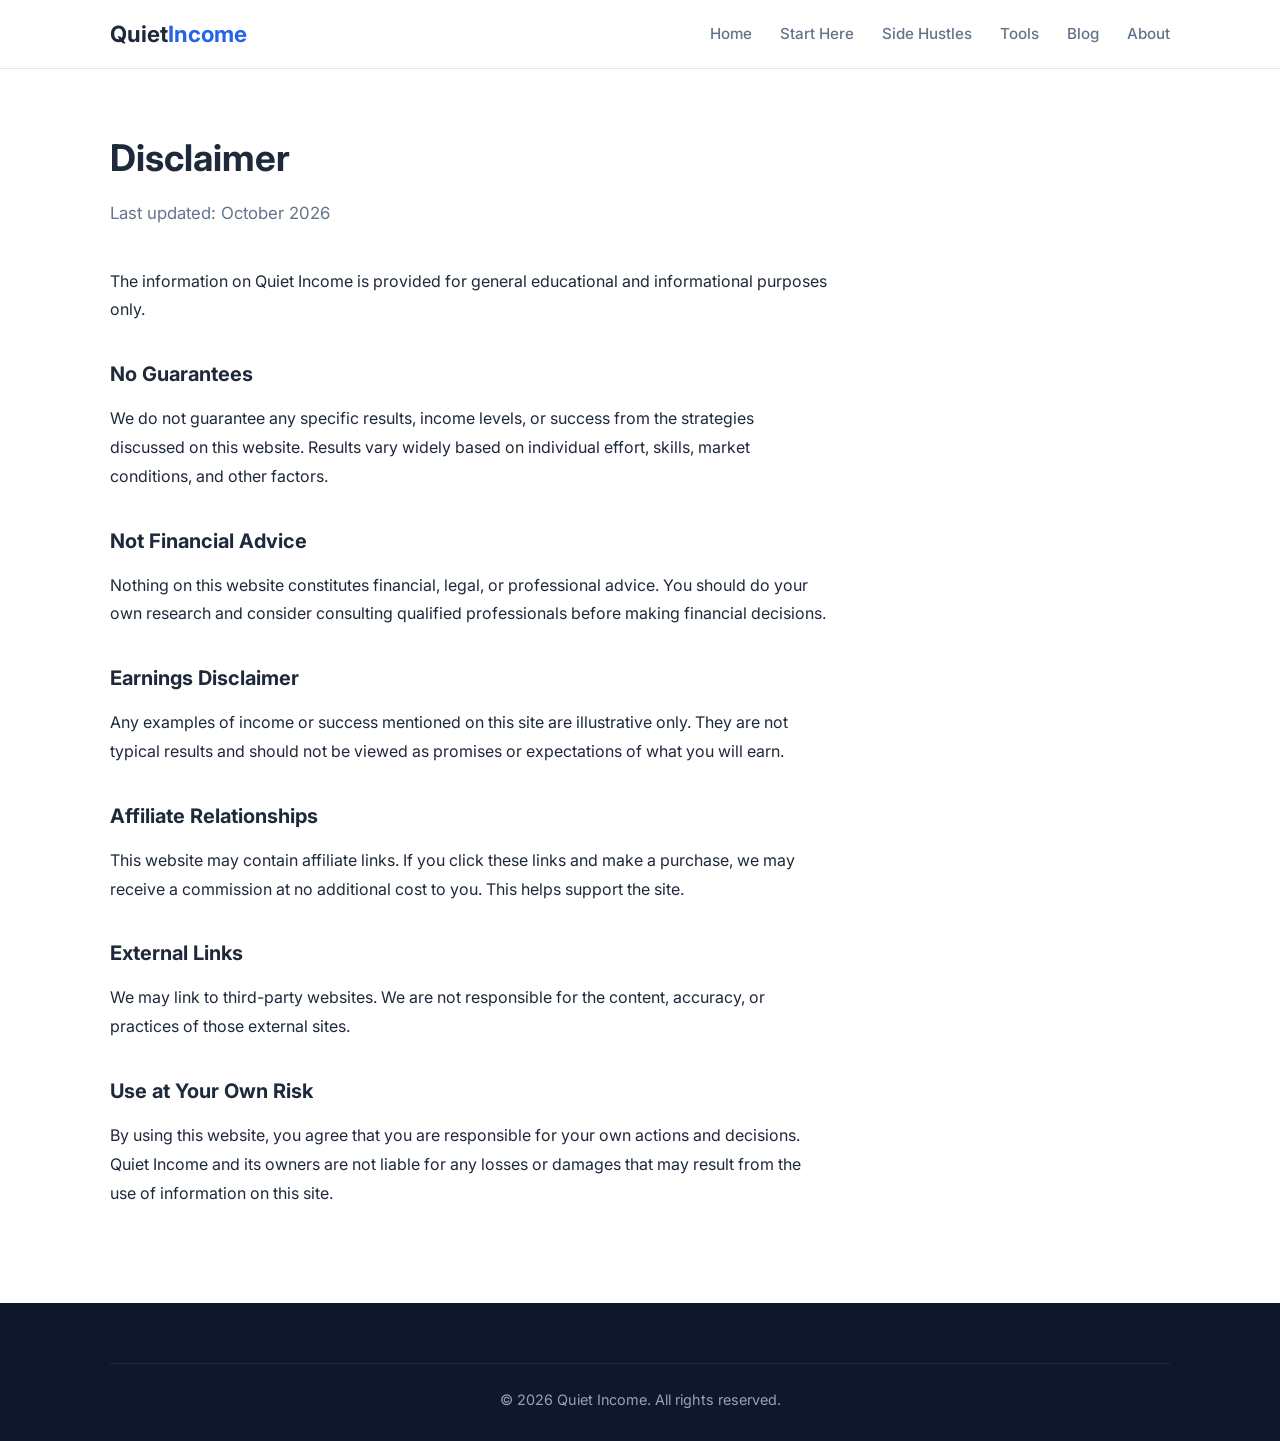
<file: pages/disclaimer.html>
<!DOCTYPE html>
<html lang="en">
<head>
    <meta charset="UTF-8">
    <meta name="viewport" content="width=device-width, initial-scale=1.0">
    <title>Disclaimer | Quiet Income</title>
    <meta name="description" content="Disclaimer for Quiet Income.">
    <link rel="stylesheet" href="../css/style.css">
    <link href="https://fonts.googleapis.com/css2?family=Inter:wght@400;500;600;700&display=swap" rel="stylesheet">
    <style>
        .content-page { padding: 60px 0 80px; }
        .content-page h1 { font-size: 2.3rem; margin-bottom: 12px; }
        .content-page .intro { font-size: 1.05rem; color: var(--text-light); margin-bottom: 40px; }
        .legal-content { max-width: 720px; line-height: 1.8; }
        .legal-content h2 { font-size: 1.25rem; margin: 32px 0 12px; }
        .legal-content p { margin-bottom: 16px; color: var(--text); }
    </style>
</head>
<body>
    <header class="header">
        <div class="container header-container">
            <a href="../index.html" class="logo">Quiet<span>Income</span></a>
            <nav class="nav" id="nav">
                <a href="../index.html" class="nav-link">Home</a>
                <a href="start-here.html" class="nav-link">Start Here</a>
                <a href="side-hustles.html" class="nav-link">Side Hustles</a>
                <a href="tools.html" class="nav-link">Tools</a>
                <a href="blog.html" class="nav-link">Blog</a>
                <a href="about.html" class="nav-link">About</a>
            </nav>
            <button class="mobile-menu-btn" id="mobileMenuBtn" aria-label="Toggle menu">
                <span></span><span></span><span></span>
            </button>
        </div>
    </header>

    <main class="content-page">
        <div class="container">
            <h1>Disclaimer</h1>
            <p class="intro">Last updated: October 2026</p>

            <div class="legal-content">
                <p>The information on Quiet Income is provided for general educational and informational purposes only.</p>

                <h2>No Guarantees</h2>
                <p>We do not guarantee any specific results, income levels, or success from the strategies discussed on this website. Results vary widely based on individual effort, skills, market conditions, and other factors.</p>

                <h2>Not Financial Advice</h2>
                <p>Nothing on this website constitutes financial, legal, or professional advice. You should do your own research and consider consulting qualified professionals before making financial decisions.</p>

                <h2>Earnings Disclaimer</h2>
                <p>Any examples of income or success mentioned on this site are illustrative only. They are not typical results and should not be viewed as promises or expectations of what you will earn.</p>

                <h2>Affiliate Relationships</h2>
                <p>This website may contain affiliate links. If you click these links and make a purchase, we may receive a commission at no additional cost to you. This helps support the site.</p>

                <h2>External Links</h2>
                <p>We may link to third-party websites. We are not responsible for the content, accuracy, or practices of those external sites.</p>

                <h2>Use at Your Own Risk</h2>
                <p>By using this website, you agree that you are responsible for your own actions and decisions. Quiet Income and its owners are not liable for any losses or damages that may result from the use of information on this site.</p>
            </div>
        </div>
    </main>

    <footer class="footer">
        <div class="container">
            <div class="footer-bottom">
                <p>&copy; 2026 Quiet Income. All rights reserved.</p>
            </div>
        </div>
    </footer>

    <script src="../js/main.js"></script>
</body>
</html>
</file>
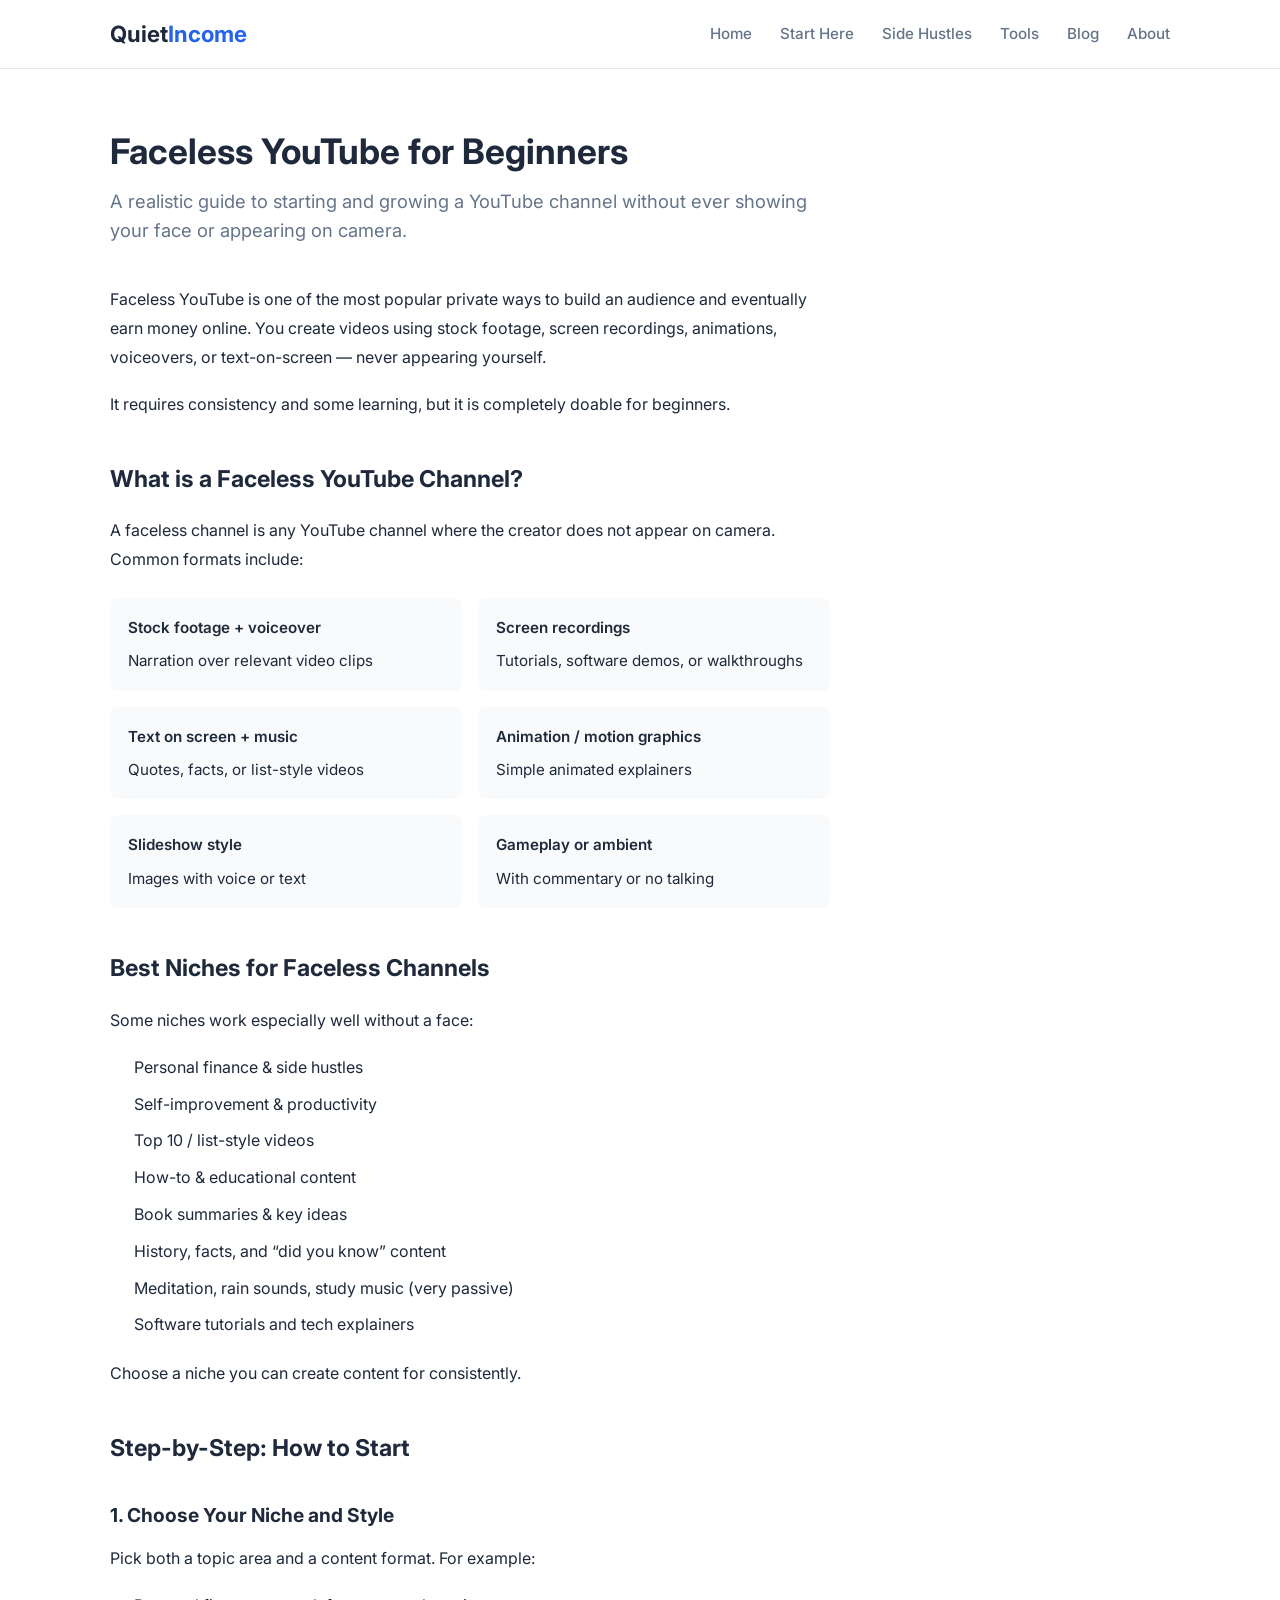
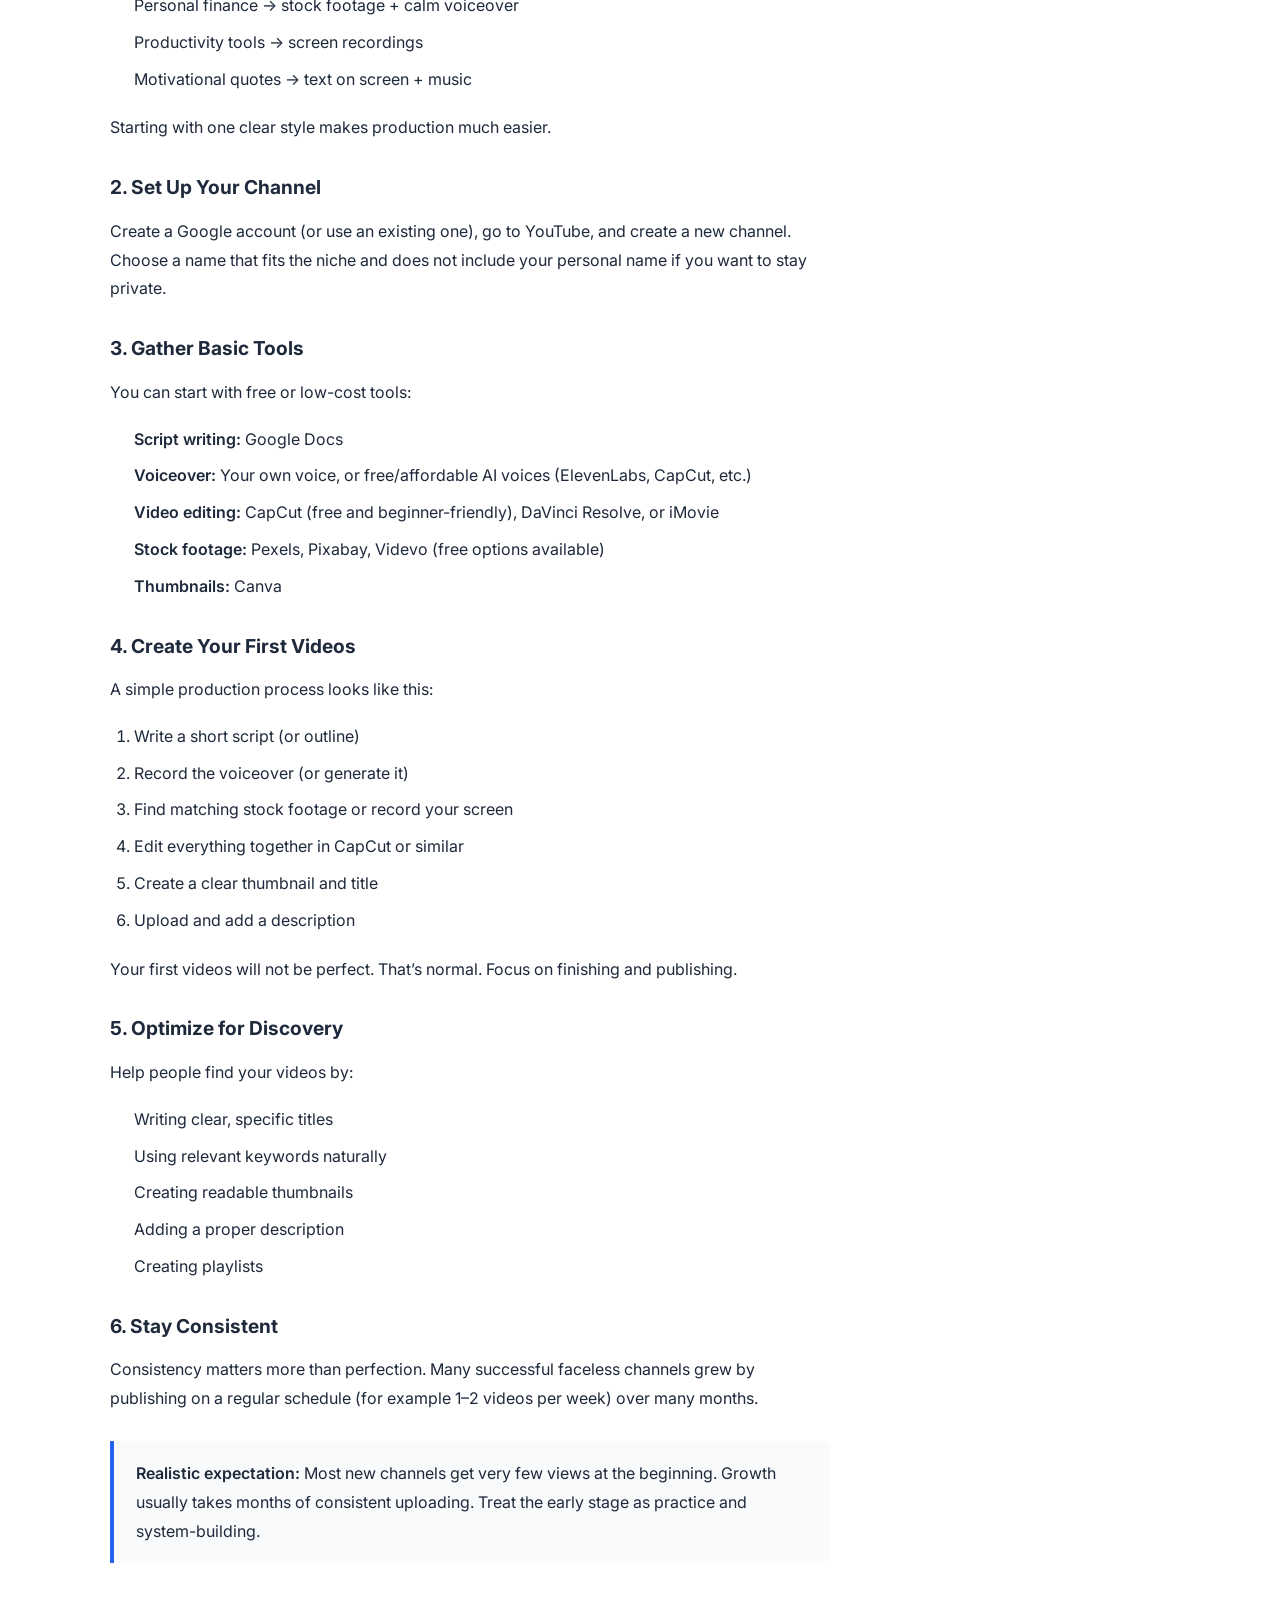
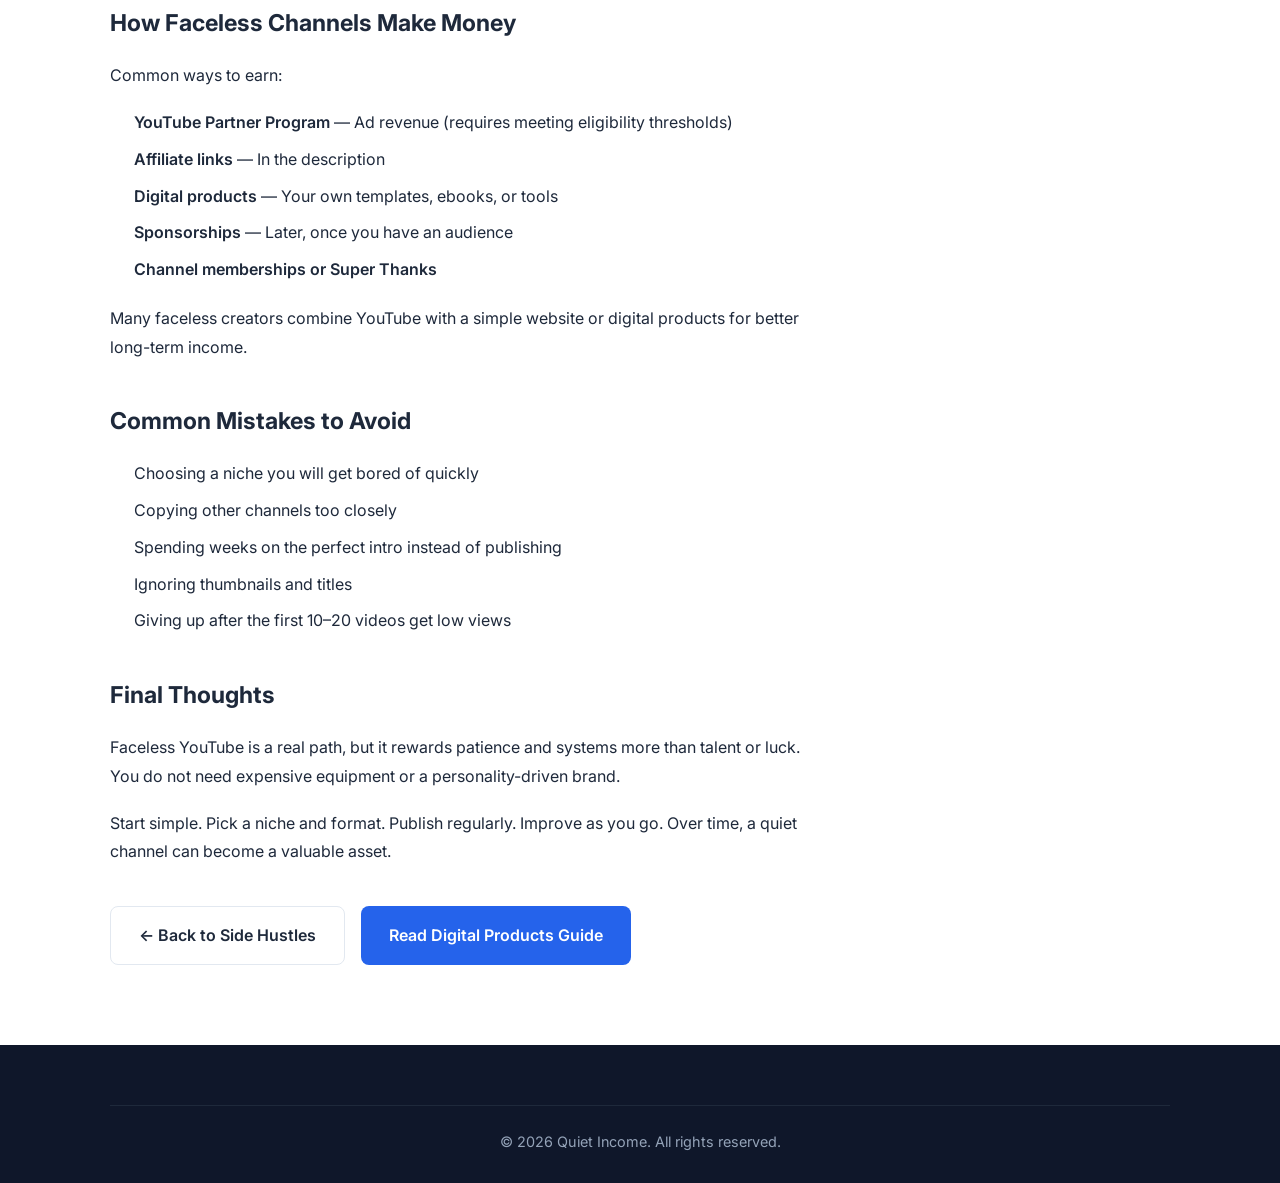
<file: pages/faceless-youtube.html>
<!DOCTYPE html>
<html lang="en">
<head>
    <meta charset="UTF-8">
    <meta name="viewport" content="width=device-width, initial-scale=1.0">
    <title>Faceless YouTube for Beginners | Quiet Income</title>
    <meta name="description" content="A realistic beginner guide to starting a faceless YouTube channel. Learn niches, tools, content styles, and how to grow without showing your face.">
    <link rel="stylesheet" href="../css/style.css">
    <link href="https://fonts.googleapis.com/css2?family=Inter:wght@400;500;600;700&display=swap" rel="stylesheet">
    <style>
        .content-page { padding: 60px 0 80px; }
        .content-page h1 { font-size: 2.2rem; margin-bottom: 12px; line-height: 1.3; }
        .content-page .intro { font-size: 1.15rem; color: var(--text-light); margin-bottom: 40px; max-width: 700px; }
        .article-content { max-width: 720px; line-height: 1.8; }
        .article-content h2 { font-size: 1.45rem; margin: 40px 0 16px; }
        .article-content h3 { font-size: 1.2rem; margin: 28px 0 12px; }
        .article-content p { margin-bottom: 18px; }
        .article-content ul, .article-content ol { margin: 0 0 20px 24px; }
        .article-content li { margin-bottom: 8px; }
        .article-content strong { font-weight: 600; }
        .note-box {
            background: var(--bg-alt);
            border-left: 4px solid var(--primary);
            padding: 18px 22px;
            margin: 28px 0;
            border-radius: 0 8px 8px 0;
        }
        .note-box p { margin: 0; }
        .style-grid {
            display: grid;
            grid-template-columns: 1fr 1fr;
            gap: 16px;
            margin: 24px 0;
        }
        .style-item {
            background: var(--bg-alt);
            padding: 16px 18px;
            border-radius: 8px;
            font-size: 0.95rem;
        }
        .style-item strong {
            display: block;
            margin-bottom: 6px;
            color: var(--text);
        }
        @media (max-width: 600px) {
            .style-grid { grid-template-columns: 1fr; }
        }
    </style>
</head>
<body>
    <header class="header">
        <div class="container header-container">
            <a href="../index.html" class="logo">Quiet<span>Income</span></a>
            <nav class="nav" id="nav">
                <a href="../index.html" class="nav-link">Home</a>
                <a href="start-here.html" class="nav-link">Start Here</a>
                <a href="side-hustles.html" class="nav-link">Side Hustles</a>
                <a href="tools.html" class="nav-link">Tools</a>
                <a href="blog.html" class="nav-link">Blog</a>
                <a href="about.html" class="nav-link">About</a>
            </nav>
            <button class="mobile-menu-btn" id="mobileMenuBtn" aria-label="Toggle menu">
                <span></span><span></span><span></span>
            </button>
        </div>
    </header>

    <main class="content-page">
        <div class="container">
            <h1>Faceless YouTube for Beginners</h1>
            <p class="intro">A realistic guide to starting and growing a YouTube channel without ever showing your face or appearing on camera.</p>

            <div class="article-content">
                <p>Faceless YouTube is one of the most popular private ways to build an audience and eventually earn money online. You create videos using stock footage, screen recordings, animations, voiceovers, or text-on-screen — never appearing yourself.</p>

                <p>It requires consistency and some learning, but it is completely doable for beginners.</p>

                <h2>What is a Faceless YouTube Channel?</h2>
                <p>A faceless channel is any YouTube channel where the creator does not appear on camera. Common formats include:</p>

                <div class="style-grid">
                    <div class="style-item">
                        <strong>Stock footage + voiceover</strong>
                        Narration over relevant video clips
                    </div>
                    <div class="style-item">
                        <strong>Screen recordings</strong>
                        Tutorials, software demos, or walkthroughs
                    </div>
                    <div class="style-item">
                        <strong>Text on screen + music</strong>
                        Quotes, facts, or list-style videos
                    </div>
                    <div class="style-item">
                        <strong>Animation / motion graphics</strong>
                        Simple animated explainers
                    </div>
                    <div class="style-item">
                        <strong>Slideshow style</strong>
                        Images with voice or text
                    </div>
                    <div class="style-item">
                        <strong>Gameplay or ambient</strong>
                        With commentary or no talking
                    </div>
                </div>

                <h2>Best Niches for Faceless Channels</h2>
                <p>Some niches work especially well without a face:</p>
                <ul>
                    <li>Personal finance & side hustles</li>
                    <li>Self-improvement & productivity</li>
                    <li>Top 10 / list-style videos</li>
                    <li>How-to & educational content</li>
                    <li>Book summaries & key ideas</li>
                    <li>History, facts, and “did you know” content</li>
                    <li>Meditation, rain sounds, study music (very passive)</li>
                    <li>Software tutorials and tech explainers</li>
                </ul>
                <p>Choose a niche you can create content for consistently.</p>

                <h2>Step-by-Step: How to Start</h2>

                <h3>1. Choose Your Niche and Style</h3>
                <p>Pick both a topic area and a content format. For example:</p>
                <ul>
                    <li>Personal finance → stock footage + calm voiceover</li>
                    <li>Productivity tools → screen recordings</li>
                    <li>Motivational quotes → text on screen + music</li>
                </ul>
                <p>Starting with one clear style makes production much easier.</p>

                <h3>2. Set Up Your Channel</h3>
                <p>Create a Google account (or use an existing one), go to YouTube, and create a new channel. Choose a name that fits the niche and does not include your personal name if you want to stay private.</p>

                <h3>3. Gather Basic Tools</h3>
                <p>You can start with free or low-cost tools:</p>
                <ul>
                    <li><strong>Script writing:</strong> Google Docs</li>
                    <li><strong>Voiceover:</strong> Your own voice, or free/affordable AI voices (ElevenLabs, CapCut, etc.)</li>
                    <li><strong>Video editing:</strong> CapCut (free and beginner-friendly), DaVinci Resolve, or iMovie</li>
                    <li><strong>Stock footage:</strong> Pexels, Pixabay, Videvo (free options available)</li>
                    <li><strong>Thumbnails:</strong> Canva</li>
                </ul>

                <h3>4. Create Your First Videos</h3>
                <p>A simple production process looks like this:</p>
                <ol>
                    <li>Write a short script (or outline)</li>
                    <li>Record the voiceover (or generate it)</li>
                    <li>Find matching stock footage or record your screen</li>
                    <li>Edit everything together in CapCut or similar</li>
                    <li>Create a clear thumbnail and title</li>
                    <li>Upload and add a description</li>
                </ol>
                <p>Your first videos will not be perfect. That’s normal. Focus on finishing and publishing.</p>

                <h3>5. Optimize for Discovery</h3>
                <p>Help people find your videos by:</p>
                <ul>
                    <li>Writing clear, specific titles</li>
                    <li>Using relevant keywords naturally</li>
                    <li>Creating readable thumbnails</li>
                    <li>Adding a proper description</li>
                    <li>Creating playlists</li>
                </ul>

                <h3>6. Stay Consistent</h3>
                <p>Consistency matters more than perfection. Many successful faceless channels grew by publishing on a regular schedule (for example 1–2 videos per week) over many months.</p>

                <div class="note-box">
                    <p><strong>Realistic expectation:</strong> Most new channels get very few views at the beginning. Growth usually takes months of consistent uploading. Treat the early stage as practice and system-building.</p>
                </div>

                <h2>How Faceless Channels Make Money</h2>
                <p>Common ways to earn:</p>
                <ul>
                    <li><strong>YouTube Partner Program</strong> — Ad revenue (requires meeting eligibility thresholds)</li>
                    <li><strong>Affiliate links</strong> — In the description</li>
                    <li><strong>Digital products</strong> — Your own templates, ebooks, or tools</li>
                    <li><strong>Sponsorships</strong> — Later, once you have an audience</li>
                    <li><strong>Channel memberships or Super Thanks</strong></li>
                </ul>
                <p>Many faceless creators combine YouTube with a simple website or digital products for better long-term income.</p>

                <h2>Common Mistakes to Avoid</h2>
                <ul>
                    <li>Choosing a niche you will get bored of quickly</li>
                    <li>Copying other channels too closely</li>
                    <li>Spending weeks on the perfect intro instead of publishing</li>
                    <li>Ignoring thumbnails and titles</li>
                    <li>Giving up after the first 10–20 videos get low views</li>
                </ul>

                <h2>Final Thoughts</h2>
                <p>Faceless YouTube is a real path, but it rewards patience and systems more than talent or luck. You do not need expensive equipment or a personality-driven brand.</p>

                <p>Start simple. Pick a niche and format. Publish regularly. Improve as you go. Over time, a quiet channel can become a valuable asset.</p>

                <div style="margin-top: 40px; display: flex; gap: 16px; flex-wrap: wrap;">
                    <a href="side-hustles.html" class="btn btn-secondary">← Back to Side Hustles</a>
                    <a href="digital-products.html" class="btn btn-primary">Read Digital Products Guide</a>
                </div>
            </div>
        </div>
    </main>

    <footer class="footer">
        <div class="container">
            <div class="footer-bottom">
                <p>&copy; 2026 Quiet Income. All rights reserved.</p>
            </div>
        </div>
    </footer>

    <script src="../js/main.js"></script>
</body>
</html>
</file>
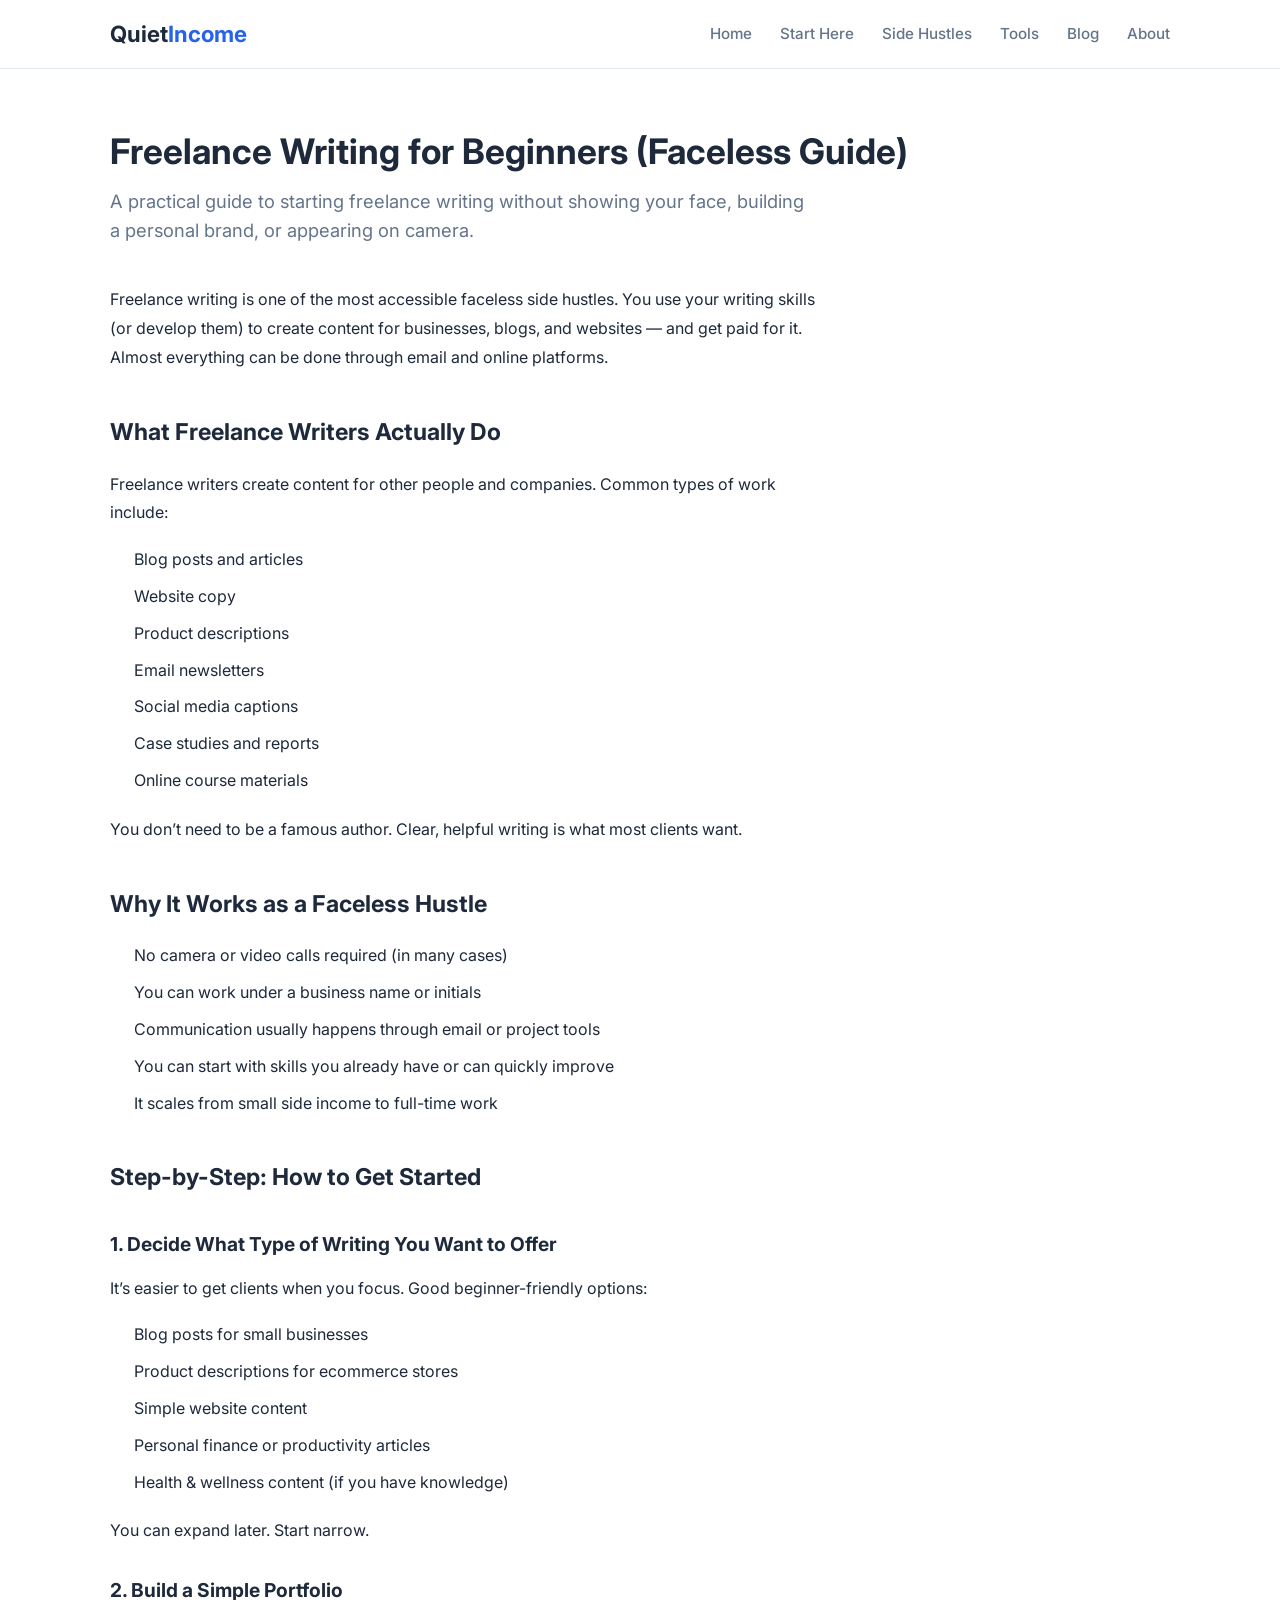
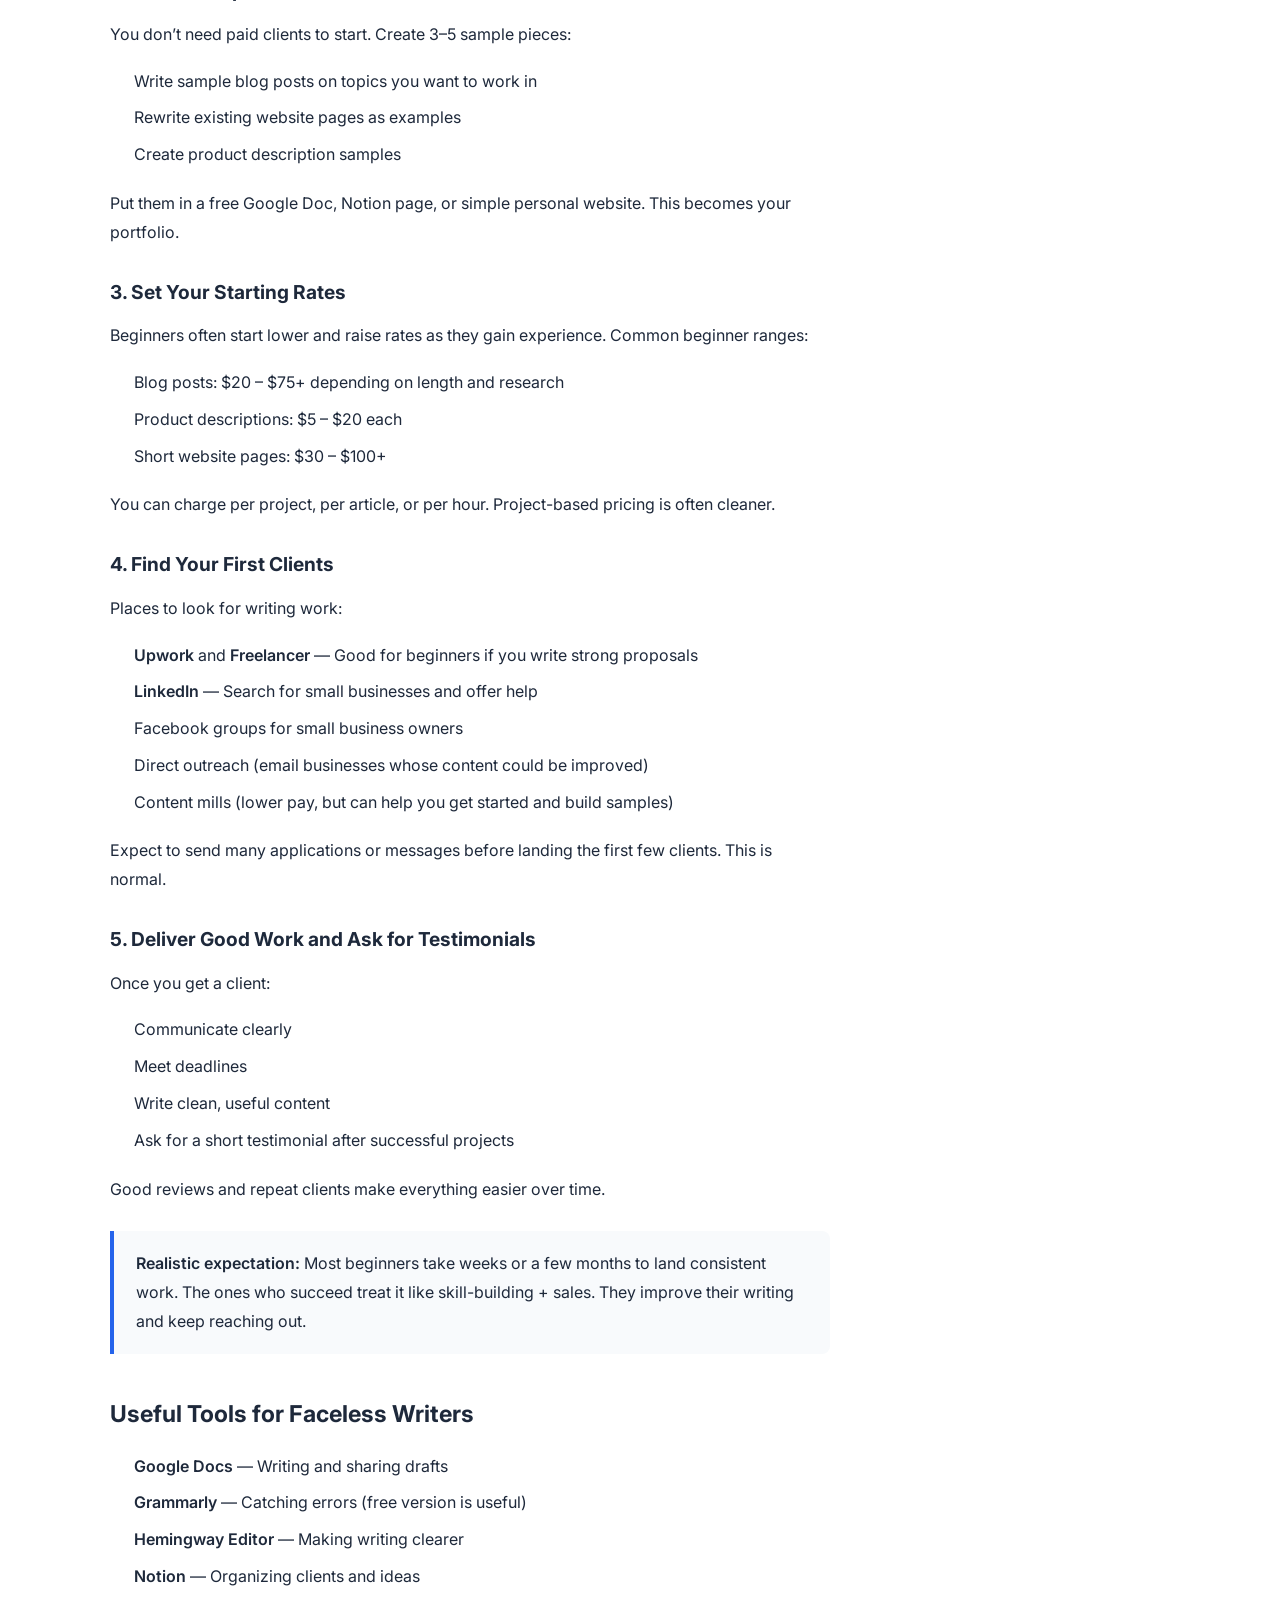
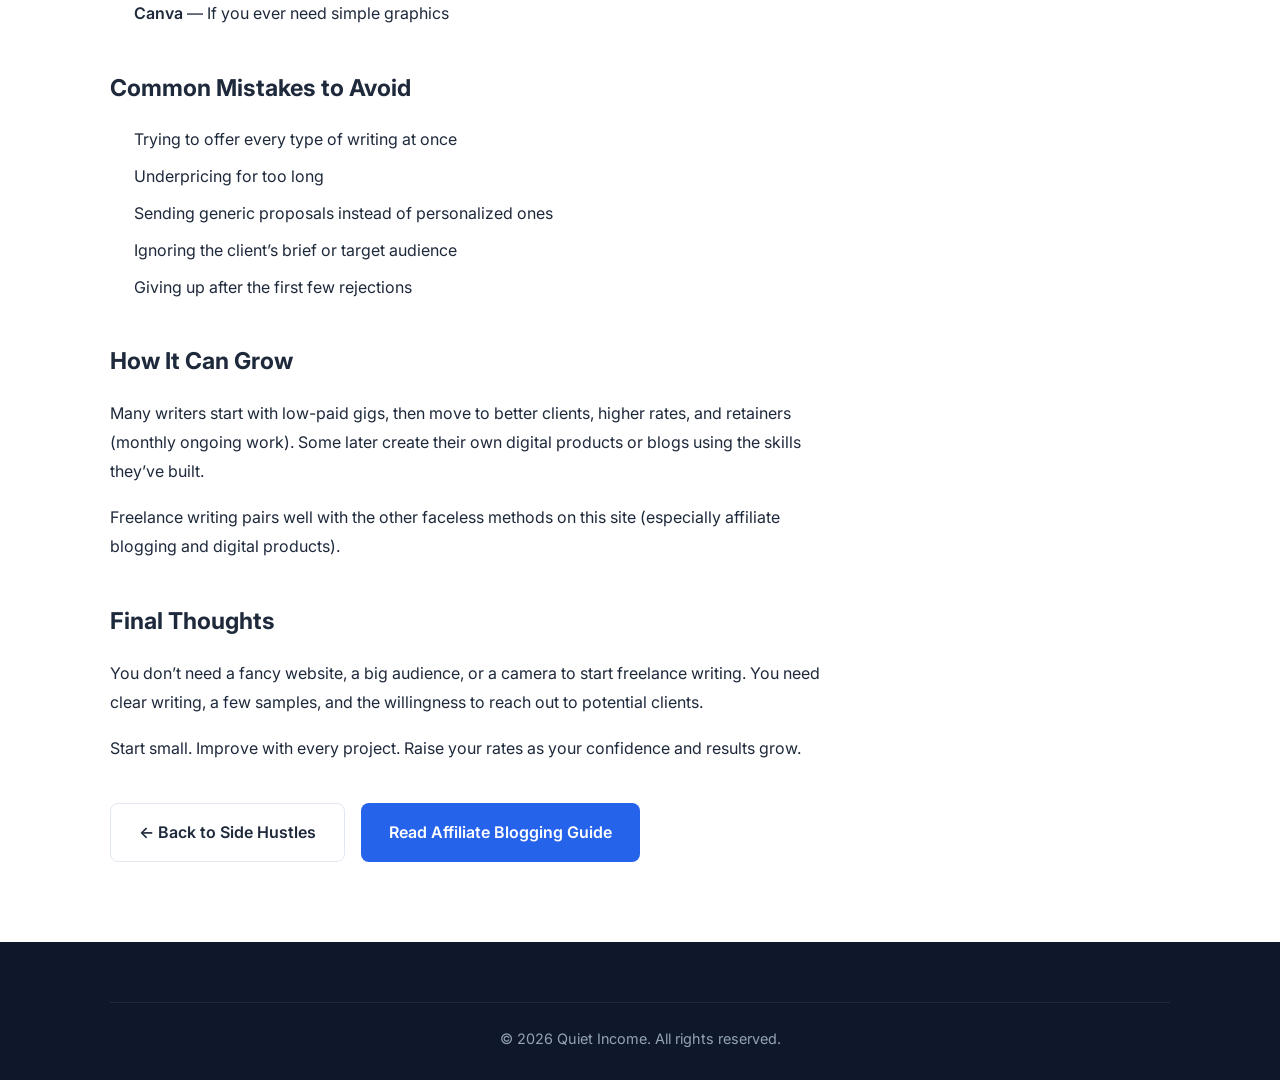
<file: pages/freelance-writing.html>
<!DOCTYPE html>
<html lang="en">
<head>
    <meta charset="UTF-8">
    <meta name="viewport" content="width=device-width, initial-scale=1.0">
    <title>Freelance Writing for Beginners (Faceless) | Quiet Income</title>
    <meta name="description" content="A practical beginner guide to freelance writing without showing your face. Learn how to start, find clients, set rates, and build income as a faceless writer.">
    <link rel="stylesheet" href="../css/style.css">
    <link href="https://fonts.googleapis.com/css2?family=Inter:wght@400;500;600;700&display=swap" rel="stylesheet">
    <style>
        .content-page { padding: 60px 0 80px; }
        .content-page h1 { font-size: 2.2rem; margin-bottom: 12px; line-height: 1.3; }
        .content-page .intro { font-size: 1.15rem; color: var(--text-light); margin-bottom: 40px; max-width: 700px; }
        .article-content { max-width: 720px; line-height: 1.8; }
        .article-content h2 { font-size: 1.45rem; margin: 40px 0 16px; }
        .article-content h3 { font-size: 1.2rem; margin: 28px 0 12px; }
        .article-content p { margin-bottom: 18px; }
        .article-content ul, .article-content ol { margin: 0 0 20px 24px; }
        .article-content li { margin-bottom: 8px; }
        .article-content strong { font-weight: 600; }
        .note-box {
            background: var(--bg-alt);
            border-left: 4px solid var(--primary);
            padding: 18px 22px;
            margin: 28px 0;
            border-radius: 0 8px 8px 0;
        }
        .note-box p { margin: 0; }
    </style>
</head>
<body>
    <header class="header">
        <div class="container header-container">
            <a href="../index.html" class="logo">Quiet<span>Income</span></a>
            <nav class="nav" id="nav">
                <a href="../index.html" class="nav-link">Home</a>
                <a href="start-here.html" class="nav-link">Start Here</a>
                <a href="side-hustles.html" class="nav-link">Side Hustles</a>
                <a href="tools.html" class="nav-link">Tools</a>
                <a href="blog.html" class="nav-link">Blog</a>
                <a href="about.html" class="nav-link">About</a>
            </nav>
            <button class="mobile-menu-btn" id="mobileMenuBtn" aria-label="Toggle menu">
                <span></span><span></span><span></span>
            </button>
        </div>
    </header>

    <main class="content-page">
        <div class="container">
            <h1>Freelance Writing for Beginners (Faceless Guide)</h1>
            <p class="intro">A practical guide to starting freelance writing without showing your face, building a personal brand, or appearing on camera.</p>

            <div class="article-content">
                <p>Freelance writing is one of the most accessible faceless side hustles. You use your writing skills (or develop them) to create content for businesses, blogs, and websites — and get paid for it. Almost everything can be done through email and online platforms.</p>

                <h2>What Freelance Writers Actually Do</h2>
                <p>Freelance writers create content for other people and companies. Common types of work include:</p>
                <ul>
                    <li>Blog posts and articles</li>
                    <li>Website copy</li>
                    <li>Product descriptions</li>
                    <li>Email newsletters</li>
                    <li>Social media captions</li>
                    <li>Case studies and reports</li>
                    <li>Online course materials</li>
                </ul>
                <p>You don’t need to be a famous author. Clear, helpful writing is what most clients want.</p>

                <h2>Why It Works as a Faceless Hustle</h2>
                <ul>
                    <li>No camera or video calls required (in many cases)</li>
                    <li>You can work under a business name or initials</li>
                    <li>Communication usually happens through email or project tools</li>
                    <li>You can start with skills you already have or can quickly improve</li>
                    <li>It scales from small side income to full-time work</li>
                </ul>

                <h2>Step-by-Step: How to Get Started</h2>

                <h3>1. Decide What Type of Writing You Want to Offer</h3>
                <p>It’s easier to get clients when you focus. Good beginner-friendly options:</p>
                <ul>
                    <li>Blog posts for small businesses</li>
                    <li>Product descriptions for ecommerce stores</li>
                    <li>Simple website content</li>
                    <li>Personal finance or productivity articles</li>
                    <li>Health & wellness content (if you have knowledge)</li>
                </ul>
                <p>You can expand later. Start narrow.</p>

                <h3>2. Build a Simple Portfolio</h3>
                <p>You don’t need paid clients to start. Create 3–5 sample pieces:</p>
                <ul>
                    <li>Write sample blog posts on topics you want to work in</li>
                    <li>Rewrite existing website pages as examples</li>
                    <li>Create product description samples</li>
                </ul>
                <p>Put them in a free Google Doc, Notion page, or simple personal website. This becomes your portfolio.</p>

                <h3>3. Set Your Starting Rates</h3>
                <p>Beginners often start lower and raise rates as they gain experience. Common beginner ranges:</p>
                <ul>
                    <li>Blog posts: $20 – $75+ depending on length and research</li>
                    <li>Product descriptions: $5 – $20 each</li>
                    <li>Short website pages: $30 – $100+</li>
                </ul>
                <p>You can charge per project, per article, or per hour. Project-based pricing is often cleaner.</p>

                <h3>4. Find Your First Clients</h3>
                <p>Places to look for writing work:</p>
                <ul>
                    <li><strong>Upwork</strong> and <strong>Freelancer</strong> — Good for beginners if you write strong proposals</li>
                    <li><strong>LinkedIn</strong> — Search for small businesses and offer help</li>
                    <li>Facebook groups for small business owners</li>
                    <li>Direct outreach (email businesses whose content could be improved)</li>
                    <li>Content mills (lower pay, but can help you get started and build samples)</li>
                </ul>
                <p>Expect to send many applications or messages before landing the first few clients. This is normal.</p>

                <h3>5. Deliver Good Work and Ask for Testimonials</h3>
                <p>Once you get a client:</p>
                <ul>
                    <li>Communicate clearly</li>
                    <li>Meet deadlines</li>
                    <li>Write clean, useful content</li>
                    <li>Ask for a short testimonial after successful projects</li>
                </ul>
                <p>Good reviews and repeat clients make everything easier over time.</p>

                <div class="note-box">
                    <p><strong>Realistic expectation:</strong> Most beginners take weeks or a few months to land consistent work. The ones who succeed treat it like skill-building + sales. They improve their writing and keep reaching out.</p>
                </div>

                <h2>Useful Tools for Faceless Writers</h2>
                <ul>
                    <li><strong>Google Docs</strong> — Writing and sharing drafts</li>
                    <li><strong>Grammarly</strong> — Catching errors (free version is useful)</li>
                    <li><strong>Hemingway Editor</strong> — Making writing clearer</li>
                    <li><strong>Notion</strong> — Organizing clients and ideas</li>
                    <li><strong>Canva</strong> — If you ever need simple graphics</li>
                </ul>

                <h2>Common Mistakes to Avoid</h2>
                <ul>
                    <li>Trying to offer every type of writing at once</li>
                    <li>Underpricing for too long</li>
                    <li>Sending generic proposals instead of personalized ones</li>
                    <li>Ignoring the client’s brief or target audience</li>
                    <li>Giving up after the first few rejections</li>
                </ul>

                <h2>How It Can Grow</h2>
                <p>Many writers start with low-paid gigs, then move to better clients, higher rates, and retainers (monthly ongoing work). Some later create their own digital products or blogs using the skills they’ve built.</p>

                <p>Freelance writing pairs well with the other faceless methods on this site (especially affiliate blogging and digital products).</p>

                <h2>Final Thoughts</h2>
                <p>You don’t need a fancy website, a big audience, or a camera to start freelance writing. You need clear writing, a few samples, and the willingness to reach out to potential clients.</p>

                <p>Start small. Improve with every project. Raise your rates as your confidence and results grow.</p>

                <div style="margin-top: 40px; display: flex; gap: 16px; flex-wrap: wrap;">
                    <a href="side-hustles.html" class="btn btn-secondary">← Back to Side Hustles</a>
                    <a href="affiliate-blogging.html" class="btn btn-primary">Read Affiliate Blogging Guide</a>
                </div>
            </div>
        </div>
    </main>

    <footer class="footer">
        <div class="container">
            <div class="footer-bottom">
                <p>&copy; 2026 Quiet Income. All rights reserved.</p>
            </div>
        </div>
    </footer>

    <script src="../js/main.js"></script>
</body>
</html>
</file>
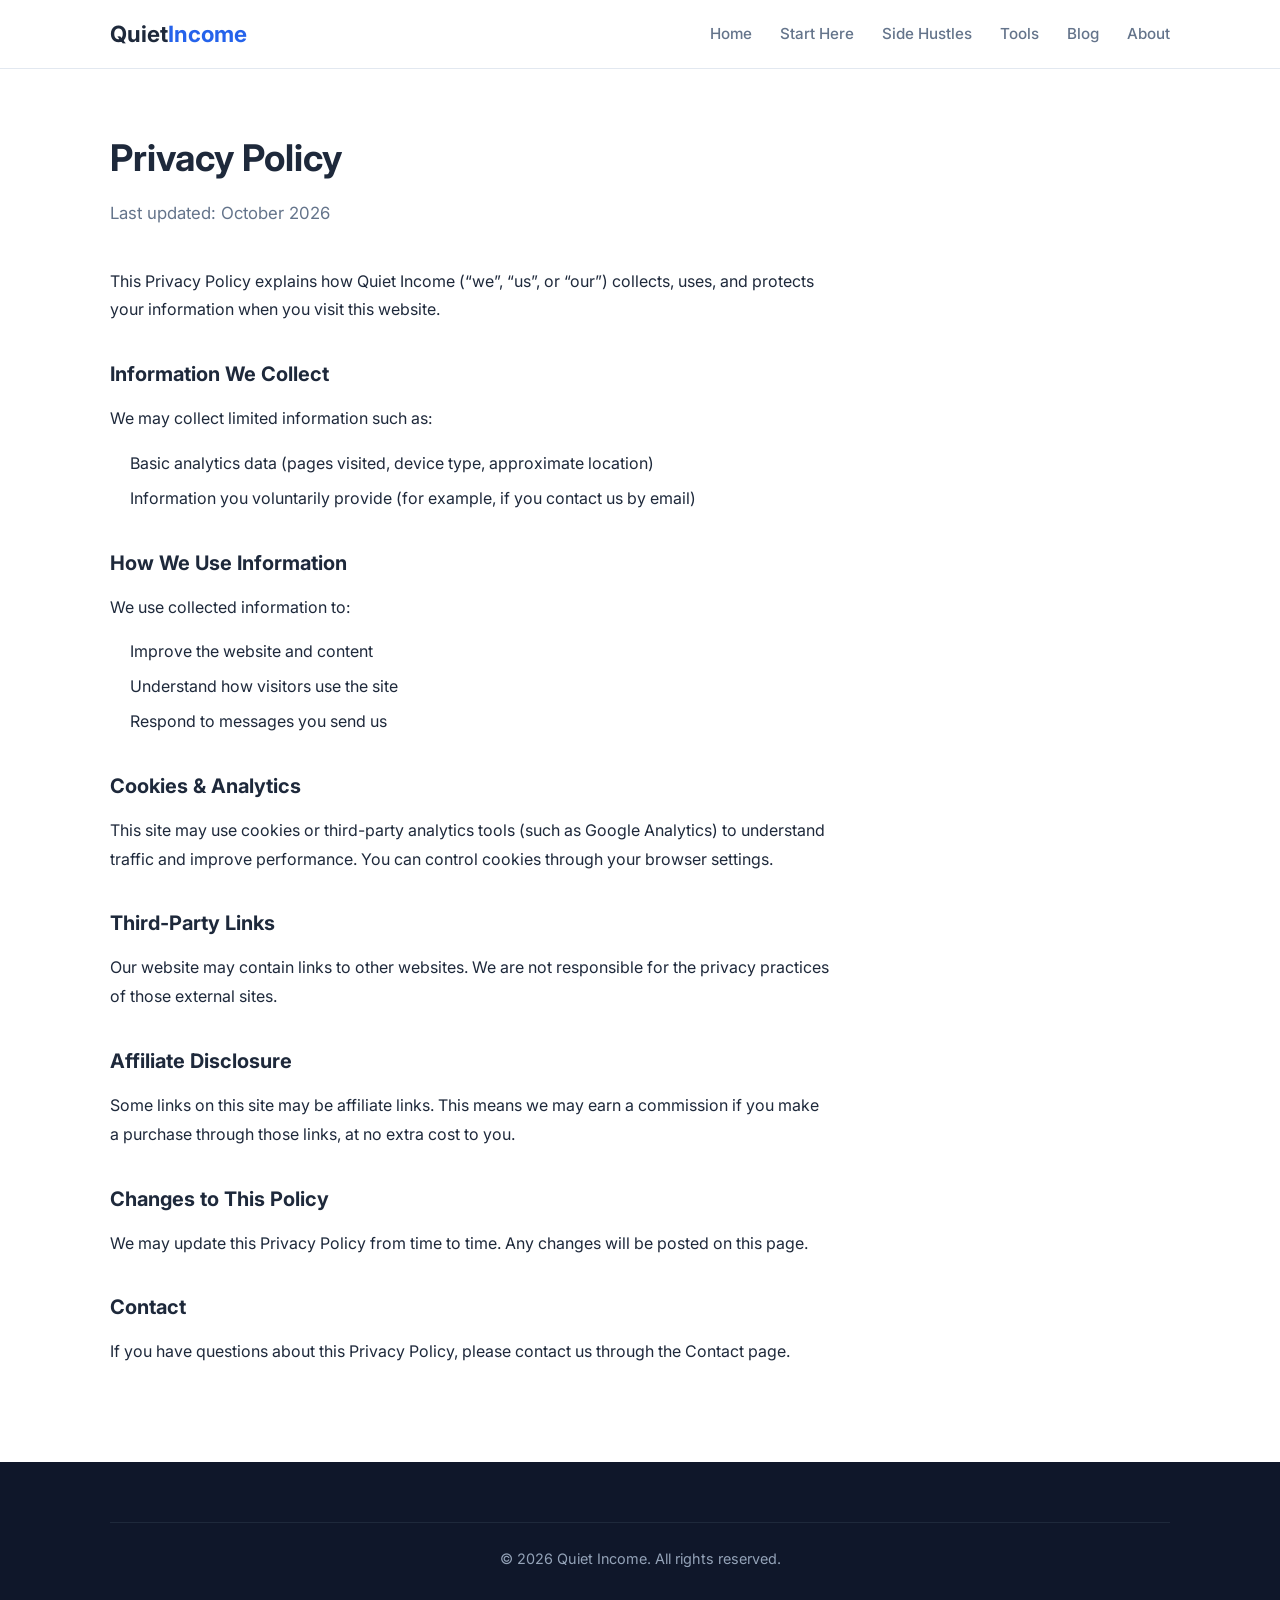
<file: pages/privacy.html>
<!DOCTYPE html>
<html lang="en">
<head>
    <meta charset="UTF-8">
    <meta name="viewport" content="width=device-width, initial-scale=1.0">
    <title>Privacy Policy | Quiet Income</title>
    <meta name="description" content="Privacy Policy for Quiet Income.">
    <link rel="stylesheet" href="../css/style.css">
    <link href="https://fonts.googleapis.com/css2?family=Inter:wght@400;500;600;700&display=swap" rel="stylesheet">
    <style>
        .content-page { padding: 60px 0 80px; }
        .content-page h1 { font-size: 2.3rem; margin-bottom: 12px; }
        .content-page .intro { font-size: 1.05rem; color: var(--text-light); margin-bottom: 40px; }
        .legal-content { max-width: 720px; line-height: 1.8; }
        .legal-content h2 { font-size: 1.25rem; margin: 32px 0 12px; }
        .legal-content p { margin-bottom: 16px; color: var(--text); }
        .legal-content ul { margin: 0 0 16px 20px; }
        .legal-content li { margin-bottom: 6px; color: var(--text); }
    </style>
</head>
<body>
    <header class="header">
        <div class="container header-container">
            <a href="../index.html" class="logo">Quiet<span>Income</span></a>
            <nav class="nav" id="nav">
                <a href="../index.html" class="nav-link">Home</a>
                <a href="start-here.html" class="nav-link">Start Here</a>
                <a href="side-hustles.html" class="nav-link">Side Hustles</a>
                <a href="tools.html" class="nav-link">Tools</a>
                <a href="blog.html" class="nav-link">Blog</a>
                <a href="about.html" class="nav-link">About</a>
            </nav>
            <button class="mobile-menu-btn" id="mobileMenuBtn" aria-label="Toggle menu">
                <span></span><span></span><span></span>
            </button>
        </div>
    </header>

    <main class="content-page">
        <div class="container">
            <h1>Privacy Policy</h1>
            <p class="intro">Last updated: October 2026</p>

            <div class="legal-content">
                <p>This Privacy Policy explains how Quiet Income (“we”, “us”, or “our”) collects, uses, and protects your information when you visit this website.</p>

                <h2>Information We Collect</h2>
                <p>We may collect limited information such as:</p>
                <ul>
                    <li>Basic analytics data (pages visited, device type, approximate location)</li>
                    <li>Information you voluntarily provide (for example, if you contact us by email)</li>
                </ul>

                <h2>How We Use Information</h2>
                <p>We use collected information to:</p>
                <ul>
                    <li>Improve the website and content</li>
                    <li>Understand how visitors use the site</li>
                    <li>Respond to messages you send us</li>
                </ul>

                <h2>Cookies & Analytics</h2>
                <p>This site may use cookies or third-party analytics tools (such as Google Analytics) to understand traffic and improve performance. You can control cookies through your browser settings.</p>

                <h2>Third-Party Links</h2>
                <p>Our website may contain links to other websites. We are not responsible for the privacy practices of those external sites.</p>

                <h2>Affiliate Disclosure</h2>
                <p>Some links on this site may be affiliate links. This means we may earn a commission if you make a purchase through those links, at no extra cost to you.</p>

                <h2>Changes to This Policy</h2>
                <p>We may update this Privacy Policy from time to time. Any changes will be posted on this page.</p>

                <h2>Contact</h2>
                <p>If you have questions about this Privacy Policy, please contact us through the Contact page.</p>
            </div>
        </div>
    </main>

    <footer class="footer">
        <div class="container">
            <div class="footer-bottom">
                <p>&copy; 2026 Quiet Income. All rights reserved.</p>
            </div>
        </div>
    </footer>

    <script src="../js/main.js"></script>
</body>
</html>
</file>
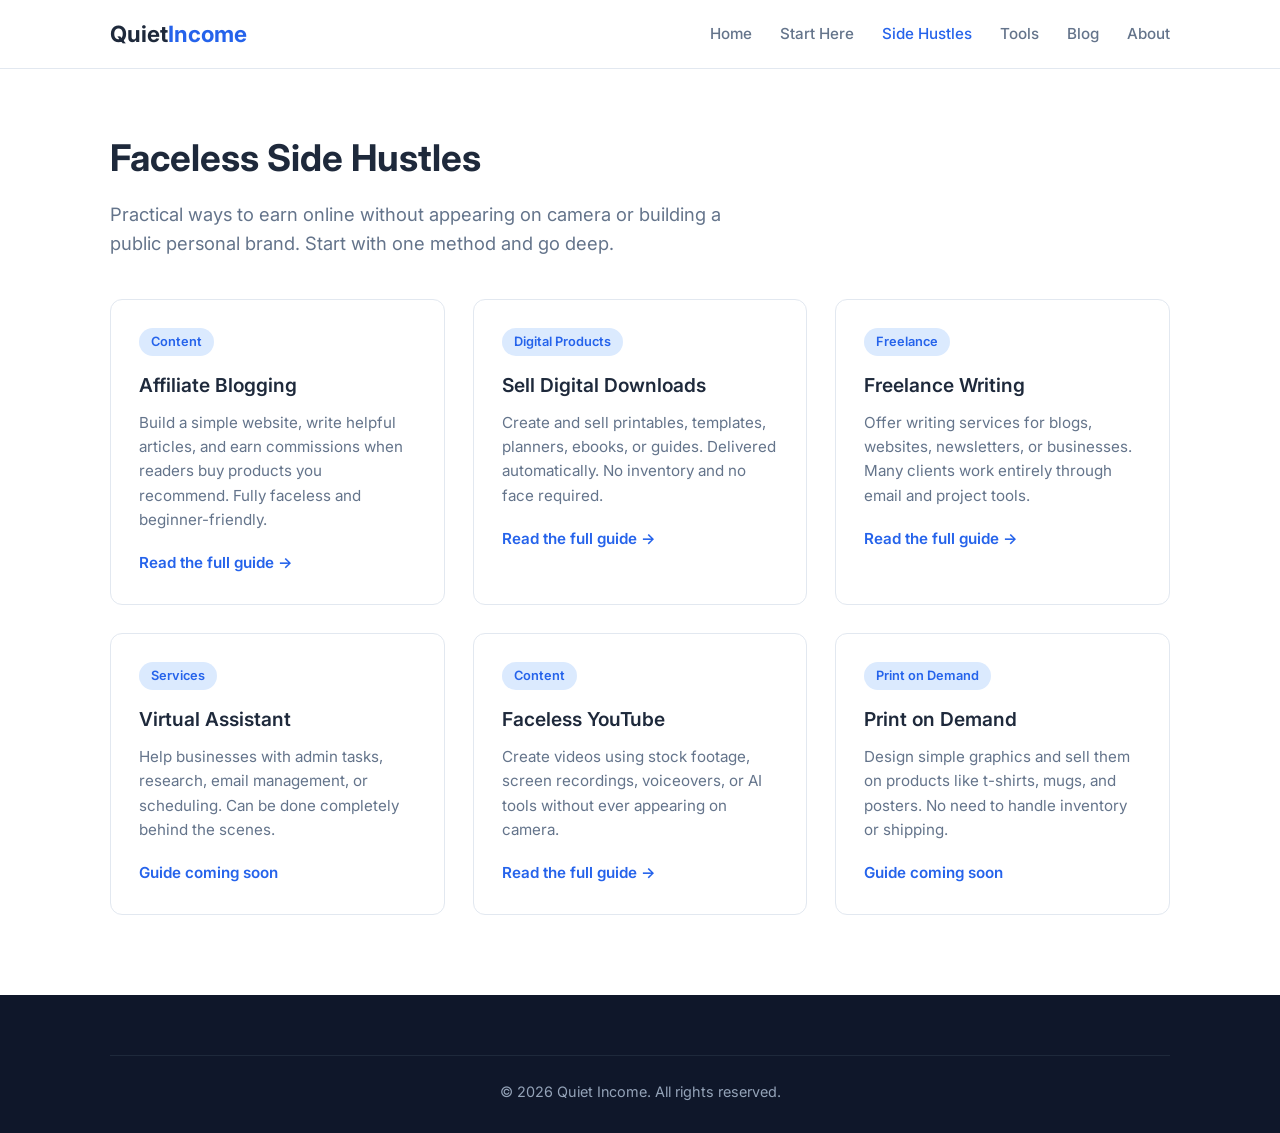
<file: pages/side-hustles.html>
<!DOCTYPE html>
<html lang="en">
<head>
    <meta charset="UTF-8">
    <meta name="viewport" content="width=device-width, initial-scale=1.0">
    <title>Best Faceless Side Hustles for Beginners (2026) | Quiet Income</title>
    <meta name="description" content="Discover the best faceless side hustles for beginners. Learn practical ways to make money online without showing your face or building a personal brand.">
    <link rel="stylesheet" href="../css/style.css">
    <link href="https://fonts.googleapis.com/css2?family=Inter:wght@400;500;600;700&display=swap" rel="stylesheet">
    <style>
        .content-page { padding: 60px 0 80px; }
        .content-page h1 { font-size: 2.3rem; margin-bottom: 12px; }
        .content-page .intro { font-size: 1.15rem; color: var(--text-light); margin-bottom: 40px; max-width: 650px; }
    </style>
</head>
<body>
    <header class="header">
        <div class="container header-container">
            <a href="../index.html" class="logo">Quiet<span>Income</span></a>
            <nav class="nav" id="nav">
                <a href="../index.html" class="nav-link">Home</a>
                <a href="start-here.html" class="nav-link">Start Here</a>
                <a href="side-hustles.html" class="nav-link active">Side Hustles</a>
                <a href="tools.html" class="nav-link">Tools</a>
                <a href="blog.html" class="nav-link">Blog</a>
                <a href="about.html" class="nav-link">About</a>
            </nav>
            <button class="mobile-menu-btn" id="mobileMenuBtn" aria-label="Toggle menu">
                <span></span><span></span><span></span>
            </button>
        </div>
    </header>

    <main class="content-page">
        <div class="container">
            <h1>Faceless Side Hustles</h1>
            <p class="intro">Practical ways to earn online without appearing on camera or building a public personal brand. Start with one method and go deep.</p>

            <div class="cards-grid">
                <article class="card">
                    <div class="card-content">
                        <span class="card-tag">Content</span>
                        <h3>Affiliate Blogging</h3>
                        <p>Build a simple website, write helpful articles, and earn commissions when readers buy products you recommend. Fully faceless and beginner-friendly.</p>
                        <a href="affiliate-blogging.html" class="card-link">Read the full guide →</a>
                    </div>
                </article>
                <article class="card">
                    <div class="card-content">
                        <span class="card-tag">Digital Products</span>
                        <h3>Sell Digital Downloads</h3>
                        <p>Create and sell printables, templates, planners, ebooks, or guides. Delivered automatically. No inventory and no face required.</p>
                        <a href="digital-products.html" class="card-link">Read the full guide →</a>
                    </div>
                </article>
                <article class="card">
                    <div class="card-content">
                        <span class="card-tag">Freelance</span>
                        <h3>Freelance Writing</h3>
                        <p>Offer writing services for blogs, websites, newsletters, or businesses. Many clients work entirely through email and project tools.</p>
                        <a href="freelance-writing.html" class="card-link">Read the full guide →</a>
                    </div>
                </article>
                <article class="card">
                    <div class="card-content">
                        <span class="card-tag">Services</span>
                        <h3>Virtual Assistant</h3>
                        <p>Help businesses with admin tasks, research, email management, or scheduling. Can be done completely behind the scenes.</p>
                        <a href="#" class="card-link">Guide coming soon</a>
                    </div>
                </article>
                <article class="card">
                    <div class="card-content">
                        <span class="card-tag">Content</span>
                        <h3>Faceless YouTube</h3>
                        <p>Create videos using stock footage, screen recordings, voiceovers, or AI tools without ever appearing on camera.</p>
                        <a href="faceless-youtube.html" class="card-link">Read the full guide →</a>
                    </div>
                </article>
                <article class="card">
                    <div class="card-content">
                        <span class="card-tag">Print on Demand</span>
                        <h3>Print on Demand</h3>
                        <p>Design simple graphics and sell them on products like t-shirts, mugs, and posters. No need to handle inventory or shipping.</p>
                        <a href="#" class="card-link">Guide coming soon</a>
                    </div>
                </article>
            </div>
        </div>
    </main>

    <footer class="footer">
        <div class="container">
            <div class="footer-bottom">
                <p>&copy; 2026 Quiet Income. All rights reserved.</p>
            </div>
        </div>
    </footer>

    <script src="../js/main.js"></script>
</body>
</html>
</file>
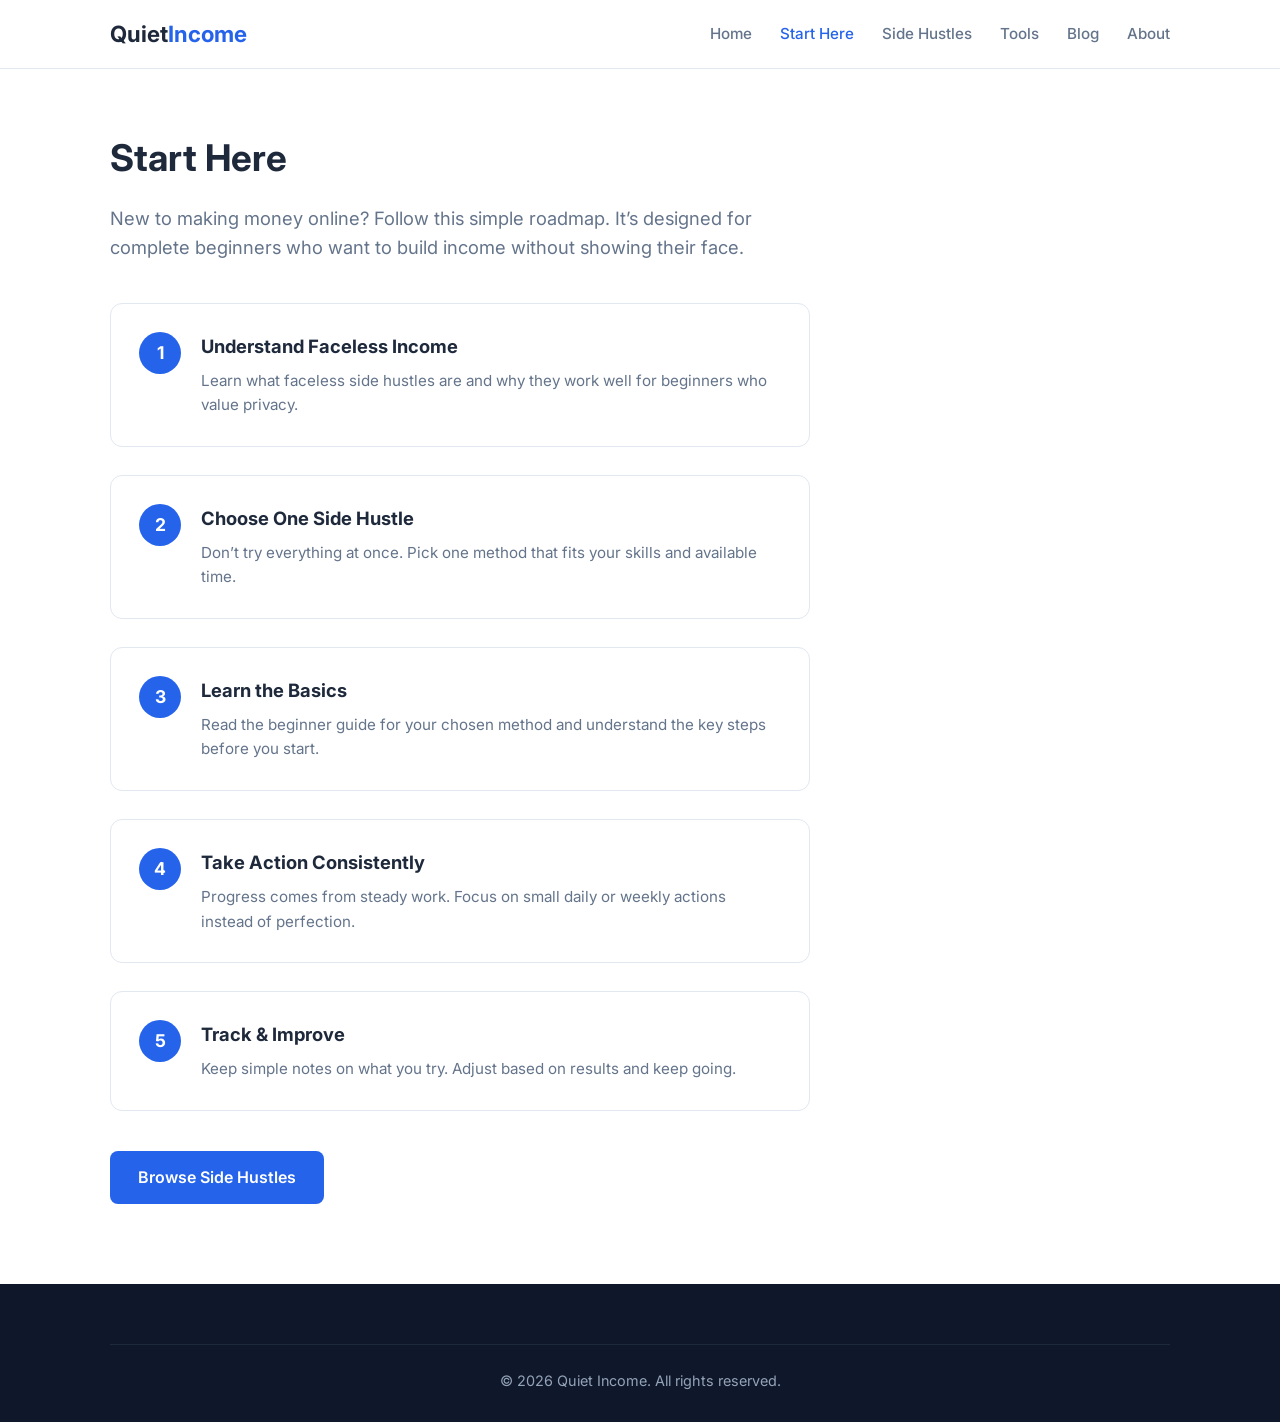
<file: pages/start-here.html>
<!DOCTYPE html>
<html lang="en">
<head>
    <meta charset="UTF-8">
    <meta name="viewport" content="width=device-width, initial-scale=1.0">
    <title>Start Here: Beginner Roadmap to Faceless Income | Quiet Income</title>
    <meta name="description" content="New to making money online? Follow this clear 5-step beginner roadmap to start building faceless side hustles without showing your face.">
    <link rel="stylesheet" href="../css/style.css">
    <link href="https://fonts.googleapis.com/css2?family=Inter:wght@400;500;600;700&display=swap" rel="stylesheet">
    <style>
        .content-page {
            padding: 60px 0 80px;
        }
        .content-page h1 {
            font-size: 2.3rem;
            margin-bottom: 16px;
        }
        .content-page .intro {
            font-size: 1.15rem;
            color: var(--text-light);
            margin-bottom: 40px;
            max-width: 650px;
        }
        .steps {
            display: flex;
            flex-direction: column;
            gap: 28px;
            max-width: 700px;
        }
        .step {
            display: flex;
            gap: 20px;
            background: white;
            border: 1px solid var(--border);
            border-radius: var(--radius);
            padding: 28px;
        }
        .step-number {
            flex-shrink: 0;
            width: 42px;
            height: 42px;
            background: var(--primary);
            color: white;
            border-radius: 50%;
            display: flex;
            align-items: center;
            justify-content: center;
            font-weight: 700;
            font-size: 1.1rem;
        }
        .step h3 {
            margin-bottom: 8px;
            font-size: 1.15rem;
        }
        .step p {
            color: var(--text-light);
            font-size: 0.95rem;
        }
    </style>
</head>
<body>
    <header class="header">
        <div class="container header-container">
            <a href="../index.html" class="logo">Quiet<span>Income</span></a>
            <nav class="nav" id="nav">
                <a href="../index.html" class="nav-link">Home</a>
                <a href="start-here.html" class="nav-link active">Start Here</a>
                <a href="side-hustles.html" class="nav-link">Side Hustles</a>
                <a href="tools.html" class="nav-link">Tools</a>
                <a href="blog.html" class="nav-link">Blog</a>
                <a href="about.html" class="nav-link">About</a>
            </nav>
            <button class="mobile-menu-btn" id="mobileMenuBtn" aria-label="Toggle menu">
                <span></span><span></span><span></span>
            </button>
        </div>
    </header>

    <main class="content-page">
        <div class="container">
            <h1>Start Here</h1>
            <p class="intro">New to making money online? Follow this simple roadmap. It’s designed for complete beginners who want to build income without showing their face.</p>

            <div class="steps">
                <div class="step">
                    <div class="step-number">1</div>
                    <div>
                        <h3>Understand Faceless Income</h3>
                        <p>Learn what faceless side hustles are and why they work well for beginners who value privacy.</p>
                    </div>
                </div>
                <div class="step">
                    <div class="step-number">2</div>
                    <div>
                        <h3>Choose One Side Hustle</h3>
                        <p>Don’t try everything at once. Pick one method that fits your skills and available time.</p>
                    </div>
                </div>
                <div class="step">
                    <div class="step-number">3</div>
                    <div>
                        <h3>Learn the Basics</h3>
                        <p>Read the beginner guide for your chosen method and understand the key steps before you start.</p>
                    </div>
                </div>
                <div class="step">
                    <div class="step-number">4</div>
                    <div>
                        <h3>Take Action Consistently</h3>
                        <p>Progress comes from steady work. Focus on small daily or weekly actions instead of perfection.</p>
                    </div>
                </div>
                <div class="step">
                    <div class="step-number">5</div>
                    <div>
                        <h3>Track & Improve</h3>
                        <p>Keep simple notes on what you try. Adjust based on results and keep going.</p>
                    </div>
                </div>
            </div>

            <div class="mt-40">
                <a href="side-hustles.html" class="btn btn-primary">Browse Side Hustles</a>
            </div>
        </div>
    </main>

    <footer class="footer">
        <div class="container">
            <div class="footer-bottom">
                <p>&copy; 2026 Quiet Income. All rights reserved.</p>
            </div>
        </div>
    </footer>

    <script src="../js/main.js"></script>
</body>
</html>
</file>
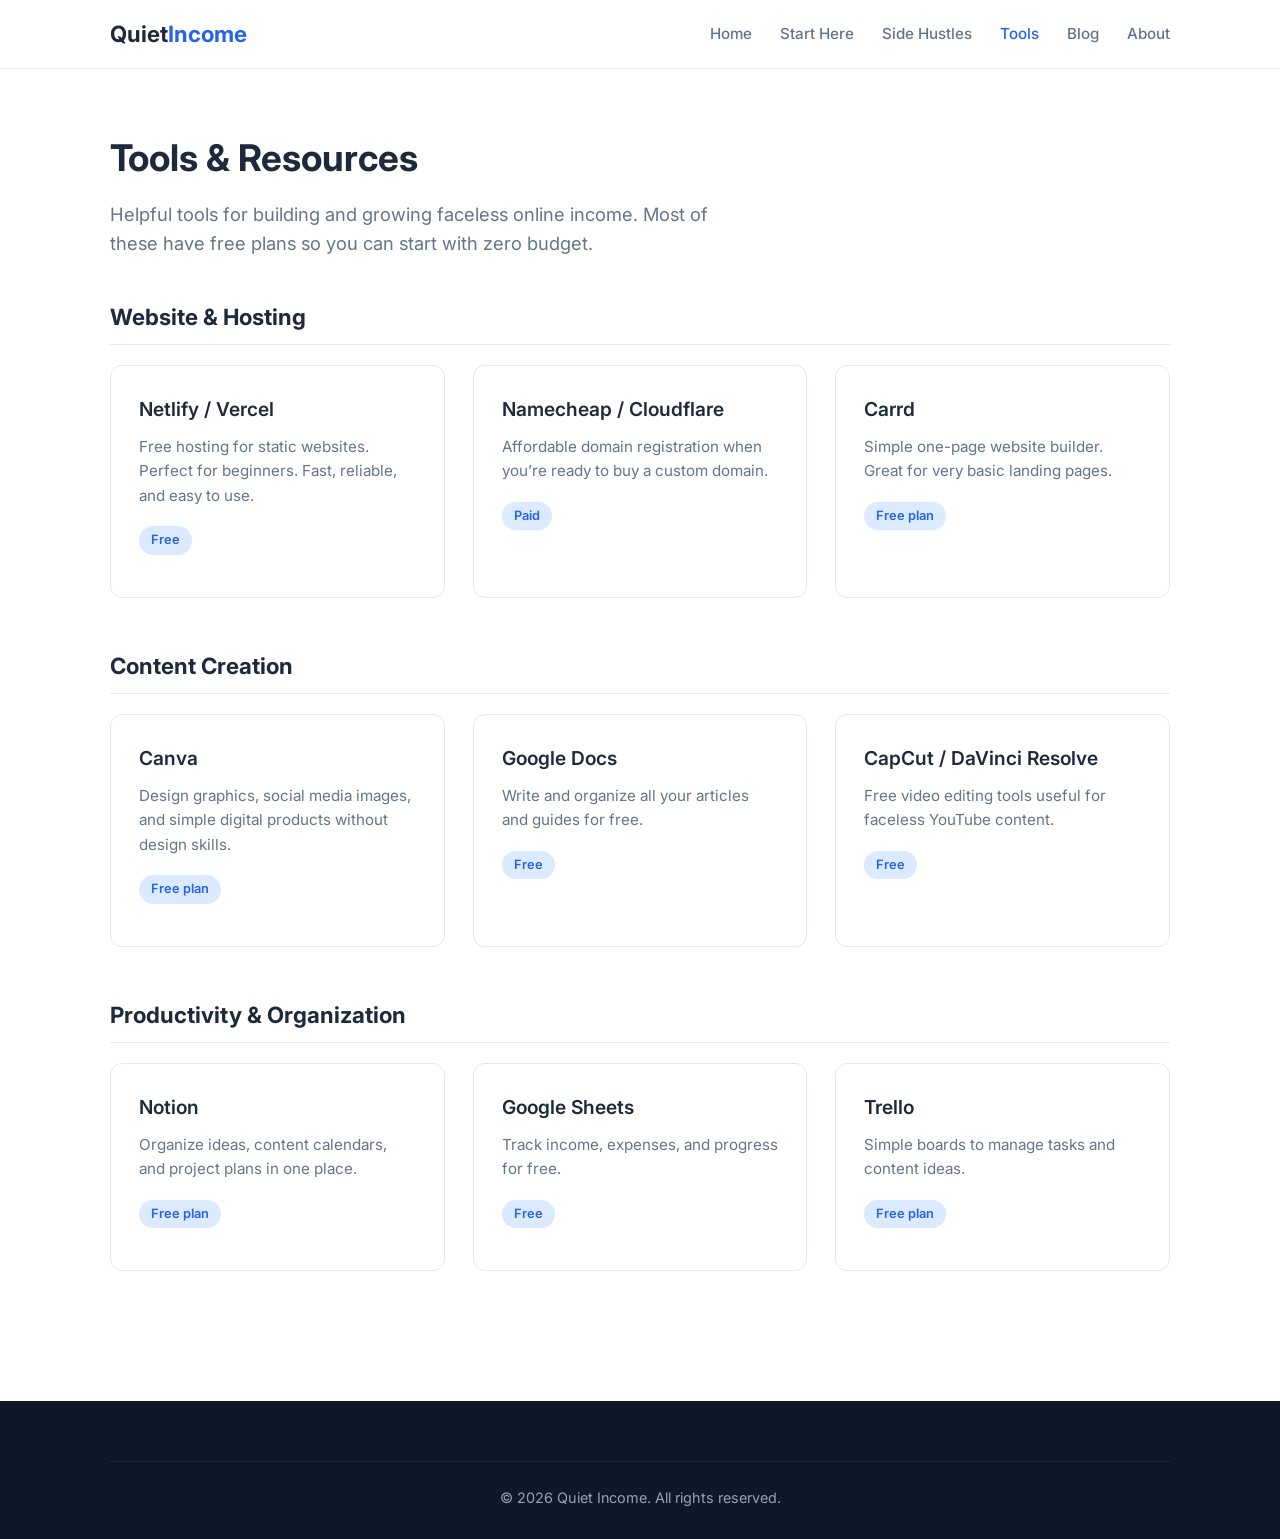
<file: pages/tools.html>
<!DOCTYPE html>
<html lang="en">
<head>
    <meta charset="UTF-8">
    <meta name="viewport" content="width=device-width, initial-scale=1.0">
    <title>Tools & Resources | Quiet Income</title>
    <meta name="description" content="Recommended tools and resources for building faceless side hustles and making money online.">
    <link rel="stylesheet" href="../css/style.css">
    <link href="https://fonts.googleapis.com/css2?family=Inter:wght@400;500;600;700&display=swap" rel="stylesheet">
    <style>
        .content-page { padding: 60px 0 80px; }
        .content-page h1 { font-size: 2.3rem; margin-bottom: 12px; }
        .content-page .intro { font-size: 1.15rem; color: var(--text-light); margin-bottom: 40px; max-width: 650px; }
        .tool-category { margin-bottom: 50px; }
        .tool-category h2 { font-size: 1.4rem; margin-bottom: 20px; padding-bottom: 10px; border-bottom: 1px solid var(--border); }
    </style>
</head>
<body>
    <header class="header">
        <div class="container header-container">
            <a href="../index.html" class="logo">Quiet<span>Income</span></a>
            <nav class="nav" id="nav">
                <a href="../index.html" class="nav-link">Home</a>
                <a href="start-here.html" class="nav-link">Start Here</a>
                <a href="side-hustles.html" class="nav-link">Side Hustles</a>
                <a href="tools.html" class="nav-link active">Tools</a>
                <a href="blog.html" class="nav-link">Blog</a>
                <a href="about.html" class="nav-link">About</a>
            </nav>
            <button class="mobile-menu-btn" id="mobileMenuBtn" aria-label="Toggle menu">
                <span></span><span></span><span></span>
            </button>
        </div>
    </header>

    <main class="content-page">
        <div class="container">
            <h1>Tools & Resources</h1>
            <p class="intro">Helpful tools for building and growing faceless online income. Most of these have free plans so you can start with zero budget.</p>

            <div class="tool-category">
                <h2>Website & Hosting</h2>
                <div class="cards-grid">
                    <article class="card">
                        <div class="card-content">
                            <h3>Netlify / Vercel</h3>
                            <p>Free hosting for static websites. Perfect for beginners. Fast, reliable, and easy to use.</p>
                            <span class="card-tag">Free</span>
                        </div>
                    </article>
                    <article class="card">
                        <div class="card-content">
                            <h3>Namecheap / Cloudflare</h3>
                            <p>Affordable domain registration when you’re ready to buy a custom domain.</p>
                            <span class="card-tag">Paid</span>
                        </div>
                    </article>
                    <article class="card">
                        <div class="card-content">
                            <h3>Carrd</h3>
                            <p>Simple one-page website builder. Great for very basic landing pages.</p>
                            <span class="card-tag">Free plan</span>
                        </div>
                    </article>
                </div>
            </div>

            <div class="tool-category">
                <h2>Content Creation</h2>
                <div class="cards-grid">
                    <article class="card">
                        <div class="card-content">
                            <h3>Canva</h3>
                            <p>Design graphics, social media images, and simple digital products without design skills.</p>
                            <span class="card-tag">Free plan</span>
                        </div>
                    </article>
                    <article class="card">
                        <div class="card-content">
                            <h3>Google Docs</h3>
                            <p>Write and organize all your articles and guides for free.</p>
                            <span class="card-tag">Free</span>
                        </div>
                    </article>
                    <article class="card">
                        <div class="card-content">
                            <h3>CapCut / DaVinci Resolve</h3>
                            <p>Free video editing tools useful for faceless YouTube content.</p>
                            <span class="card-tag">Free</span>
                        </div>
                    </article>
                </div>
            </div>

            <div class="tool-category">
                <h2>Productivity & Organization</h2>
                <div class="cards-grid">
                    <article class="card">
                        <div class="card-content">
                            <h3>Notion</h3>
                            <p>Organize ideas, content calendars, and project plans in one place.</p>
                            <span class="card-tag">Free plan</span>
                        </div>
                    </article>
                    <article class="card">
                        <div class="card-content">
                            <h3>Google Sheets</h3>
                            <p>Track income, expenses, and progress for free.</p>
                            <span class="card-tag">Free</span>
                        </div>
                    </article>
                    <article class="card">
                        <div class="card-content">
                            <h3>Trello</h3>
                            <p>Simple boards to manage tasks and content ideas.</p>
                            <span class="card-tag">Free plan</span>
                        </div>
                    </article>
                </div>
            </div>
        </div>
    </main>

    <footer class="footer">
        <div class="container">
            <div class="footer-bottom">
                <p>&copy; 2026 Quiet Income. All rights reserved.</p>
            </div>
        </div>
    </footer>

    <script src="../js/main.js"></script>
</body>
</html>
</file>
<file: css/style.css>
/* ===== Reset & Base ===== */
*, *::before, *::after {
    margin: 0;
    padding: 0;
    box-sizing: border-box;
}

:root {
    --primary: #2563eb;
    --primary-dark: #1d4ed8;
    --primary-light: #dbeafe;
    --text: #1e293b;
    --text-light: #64748b;
    --bg: #ffffff;
    --bg-alt: #f8fafc;
    --border: #e2e8f0;
    --radius: 12px;
    --shadow: 0 4px 6px -1px rgb(0 0 0 / 0.07), 0 2px 4px -2px rgb(0 0 0 / 0.05);
    --shadow-lg: 0 10px 15px -3px rgb(0 0 0 / 0.08), 0 4px 6px -4px rgb(0 0 0 / 0.05);
}

html {
    scroll-behavior: smooth;
}

body {
    font-family: 'Inter', -apple-system, BlinkMacSystemFont, 'Segoe UI', Roboto, sans-serif;
    color: var(--text);
    background: var(--bg);
    line-height: 1.6;
    font-size: 16px;
}

img {
    max-width: 100%;
    display: block;
}

a {
    text-decoration: none;
    color: inherit;
}

ul {
    list-style: none;
}

/* ===== Utility ===== */
.container {
    width: 100%;
    max-width: 1100px;
    margin: 0 auto;
    padding: 0 20px;
}

.section {
    padding: 80px 0;
}

.section-alt {
    background: var(--bg-alt);
}

.section-header {
    text-align: center;
    max-width: 600px;
    margin: 0 auto 50px;
}

.section-header h2 {
    font-size: 2rem;
    font-weight: 700;
    margin-bottom: 12px;
    color: var(--text);
}

.section-header p {
    color: var(--text-light);
    font-size: 1.1rem;
}

.text-center {
    text-align: center;
}

.mt-40 {
    margin-top: 40px;
}

/* ===== Buttons ===== */
.btn {
    display: inline-flex;
    align-items: center;
    justify-content: center;
    padding: 14px 28px;
    border-radius: 8px;
    font-weight: 600;
    font-size: 1rem;
    transition: all 0.2s ease;
    cursor: pointer;
    border: none;
}

.btn-primary {
    background: var(--primary);
    color: white;
}

.btn-primary:hover {
    background: var(--primary-dark);
    transform: translateY(-1px);
}

.btn-secondary {
    background: white;
    color: var(--text);
    border: 1px solid var(--border);
}

.btn-secondary:hover {
    background: var(--bg-alt);
    border-color: #cbd5e1;
}

/* ===== Header ===== */
.header {
    position: sticky;
    top: 0;
    background: rgba(255, 255, 255, 0.95);
    backdrop-filter: blur(10px);
    border-bottom: 1px solid var(--border);
    z-index: 100;
    padding: 16px 0;
}

.header-container {
    display: flex;
    align-items: center;
    justify-content: space-between;
}

.logo {
    font-size: 1.4rem;
    font-weight: 700;
    color: var(--text);
}

.logo span {
    color: var(--primary);
}

.nav {
    display: flex;
    gap: 28px;
}

.nav-link {
    font-weight: 500;
    color: var(--text-light);
    transition: color 0.2s;
    font-size: 0.95rem;
}

.nav-link:hover,
.nav-link.active {
    color: var(--primary);
}

.mobile-menu-btn {
    display: none;
    flex-direction: column;
    gap: 5px;
    background: none;
    border: none;
    cursor: pointer;
    padding: 4px;
}

.mobile-menu-btn span {
    display: block;
    width: 24px;
    height: 2px;
    background: var(--text);
    transition: all 0.3s;
}

/* ===== Hero ===== */
.hero {
    padding: 100px 0 90px;
    background: linear-gradient(180deg, #f0f7ff 0%, #ffffff 100%);
}

.hero-content {
    max-width: 700px;
    text-align: center;
    margin: 0 auto;
}

.hero h1 {
    font-size: 2.8rem;
    font-weight: 700;
    line-height: 1.2;
    margin-bottom: 20px;
    color: var(--text);
}

.hero-subtitle {
    font-size: 1.2rem;
    color: var(--text-light);
    margin-bottom: 36px;
    line-height: 1.7;
}

.hero-buttons {
    display: flex;
    gap: 16px;
    justify-content: center;
    flex-wrap: wrap;
}

/* ===== Features ===== */
.features-grid {
    display: grid;
    grid-template-columns: repeat(3, 1fr);
    gap: 30px;
}

.feature-card {
    background: white;
    border: 1px solid var(--border);
    border-radius: var(--radius);
    padding: 32px 28px;
    text-align: center;
    transition: all 0.25s ease;
}

.feature-card:hover {
    box-shadow: var(--shadow-lg);
    transform: translateY(-3px);
}

.feature-icon {
    font-size: 2rem;
    margin-bottom: 16px;
}

.feature-card h3 {
    font-size: 1.2rem;
    margin-bottom: 10px;
    font-weight: 600;
}

.feature-card p {
    color: var(--text-light);
    font-size: 0.95rem;
}

/* ===== Cards ===== */
.cards-grid {
    display: grid;
    grid-template-columns: repeat(3, 1fr);
    gap: 28px;
}

.card {
    background: white;
    border: 1px solid var(--border);
    border-radius: var(--radius);
    overflow: hidden;
    transition: all 0.25s ease;
}

.card:hover {
    box-shadow: var(--shadow-lg);
    transform: translateY(-3px);
}

.card-content {
    padding: 28px;
}

.card-tag {
    display: inline-block;
    background: var(--primary-light);
    color: var(--primary);
    font-size: 0.8rem;
    font-weight: 600;
    padding: 4px 12px;
    border-radius: 20px;
    margin-bottom: 14px;
}

.card h3 {
    font-size: 1.2rem;
    margin-bottom: 10px;
    font-weight: 600;
}

.card p {
    color: var(--text-light);
    font-size: 0.95rem;
    margin-bottom: 18px;
}

.card-link {
    color: var(--primary);
    font-weight: 600;
    font-size: 0.95rem;
}

.card-link:hover {
    text-decoration: underline;
}

/* ===== CTA Section ===== */
.cta-section {
    padding: 60px 0;
}

.cta-box {
    background: linear-gradient(135deg, #2563eb 0%, #1d4ed8 100%);
    color: white;
    border-radius: 16px;
    padding: 60px 40px;
    text-align: center;
}

.cta-box h2 {
    font-size: 1.9rem;
    margin-bottom: 14px;
}

.cta-box p {
    font-size: 1.1rem;
    opacity: 0.9;
    max-width: 500px;
    margin: 0 auto 28px;
}

.cta-box .btn-primary {
    background: white;
    color: var(--primary);
}

.cta-box .btn-primary:hover {
    background: #f1f5f9;
}

/* ===== Footer ===== */
.footer {
    background: #0f172a;
    color: #94a3b8;
    padding: 60px 0 30px;
}

.footer-grid {
    display: grid;
    grid-template-columns: 2fr 1fr 1fr;
    gap: 40px;
    margin-bottom: 40px;
}

.footer .logo {
    color: white;
    display: inline-block;
    margin-bottom: 14px;
}

.footer-about {
    font-size: 0.95rem;
    line-height: 1.7;
    max-width: 300px;
}

.footer-col h4 {
    color: white;
    font-size: 1rem;
    margin-bottom: 18px;
    font-weight: 600;
}

.footer-col a {
    display: block;
    margin-bottom: 10px;
    font-size: 0.95rem;
    transition: color 0.2s;
}

.footer-col a:hover {
    color: white;
}

.footer-bottom {
    border-top: 1px solid #1e293b;
    padding-top: 24px;
    text-align: center;
    font-size: 0.9rem;
}

/* ===== Responsive ===== */
@media (max-width: 900px) {
    .features-grid,
    .cards-grid {
        grid-template-columns: 1fr;
        max-width: 400px;
        margin: 0 auto;
    }

    .footer-grid {
        grid-template-columns: 1fr;
        gap: 30px;
    }

    .hero h1 {
        font-size: 2.2rem;
    }
}

@media (max-width: 768px) {
    .nav {
        display: none;
        position: absolute;
        top: 100%;
        left: 0;
        right: 0;
        background: white;
        flex-direction: column;
        padding: 20px;
        border-bottom: 1px solid var(--border);
        gap: 16px;
        box-shadow: var(--shadow);
    }

    .nav.active {
        display: flex;
    }

    .mobile-menu-btn {
        display: flex;
    }

    .hero {
        padding: 70px 0 60px;
    }

    .hero h1 {
        font-size: 1.9rem;
    }

    .hero-subtitle {
        font-size: 1.05rem;
    }

    .section {
        padding: 60px 0;
    }

    .cta-box {
        padding: 40px 24px;
    }
}
</file>
